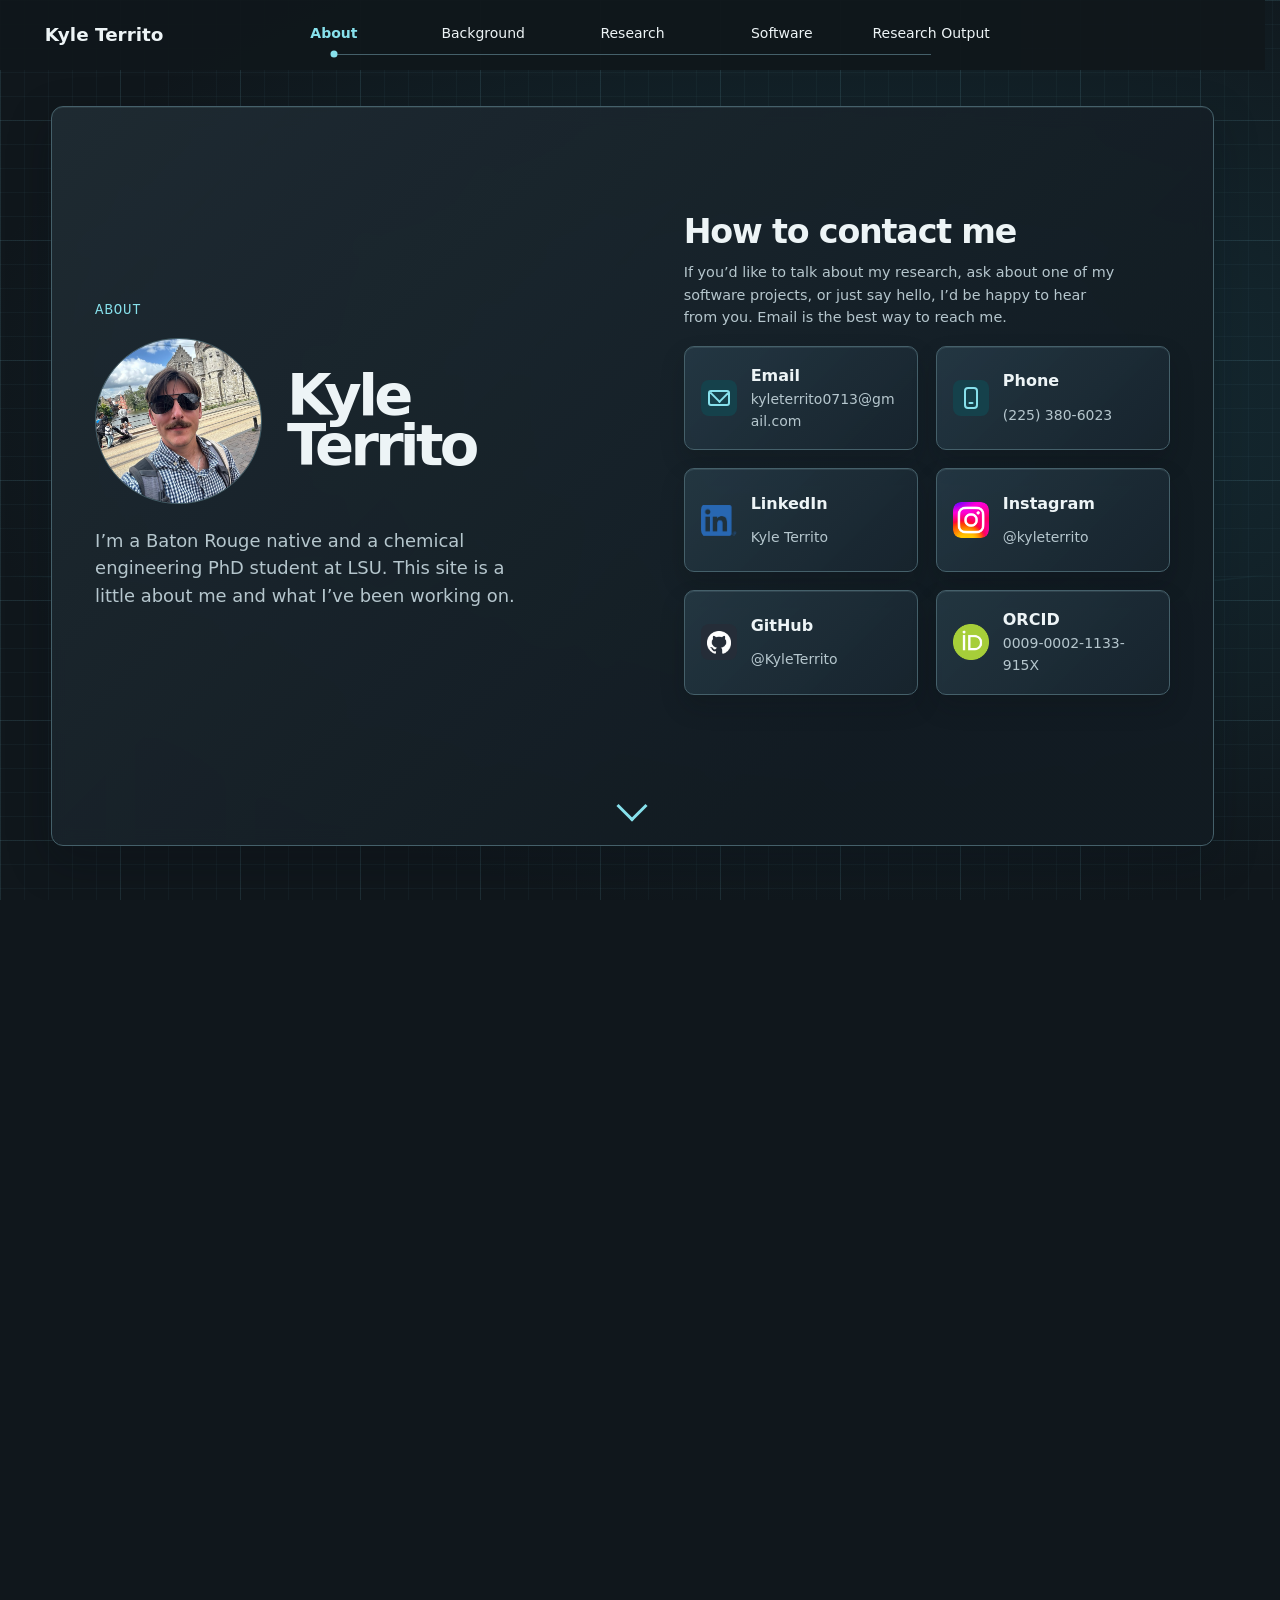
<file: index.html>
<!doctype html>
<html lang="en">
<head>
  <meta charset="utf-8">
  <meta name="viewport" content="width=device-width, initial-scale=1">
  <meta name="description" content="Kyle Territo, chemical engineering PhD researcher at LSU. Research, software, and experience in process monitoring and control.">
  <title>Kyle Territo · Chemical Engineering</title>
  <link rel="stylesheet" href="assets/portfolio/styles.css?v=graduate-bullets">
  <script src="assets/portfolio/research-demos.js?v=rosenbrock-surface" defer></script>
  <script src="assets/portfolio/about-gallery.js?v=research-slideshow" defer></script>
  <script src="assets/portfolio/motion.js?v=about-focus" defer></script>
  <script src="assets/portfolio/details.js?v=background-ticker" defer></script>
</head>
<body>
  <div class="drafting-grid" aria-hidden="true"><canvas class="signal"></canvas></div>
  <a class="skip" href="#about">Skip to content</a>
  <header class="bar">
    <a class="brand" href="#about">Kyle Territo</a>
    <nav class="section-nav" aria-label="Overview sections">
      <a href="#about">About</a>
      <a href="#experience" aria-label="Education and Experience">Background</a>
      <a href="#research" aria-label="Research Interests">Research</a>
      <a href="#software">Software</a>
      <a href="#scholarship">Research Output</a>
      <span class="track" aria-hidden="true"></span>
    </nav>
  </header>
  <main class="stage">
    <div class="camera">
      <section class="scene about" id="about" aria-labelledby="about-title">
        <div class="scene-overview">
          <div class="composition">
            <div>
              <p class="label">About</p>
              <div class="about-identity">
                <figure class="portrait"><img src="assets/About/IMG_9887.JPG" width="2160" height="2700" alt="Portrait of Kyle Territo"></figure>
              <h1 id="about-title" tabindex="-1">Kyle <br>Territo</h1>
              </div>
              <p class="intro">I’m a Baton Rouge native and a chemical engineering PhD student at LSU. This site is a little about me and what I’ve been working on.</p>
            </div>
            <section class="about-contact" id="contact" aria-labelledby="contact-title">
              <h2 id="contact-title">How to contact me</h2>
              <p>If you’d like to talk about my research, ask about one of my software projects, or just say hello, I’d be happy to hear from you. Email is the best way to reach me.</p>
              <div class="contact-links">
                <a class="contact-tile" href="mailto:kyleterrito0713@gmail.com">
                  <span class="contact-icon utility-mark" aria-hidden="true"><span class="envelope"></span></span>
                  <span class="contact-name">Email</span>
                  <span class="contact-destination">kyleterrito0713@gmail.com</span>
                </a>
                <a class="contact-tile" href="tel:+12253806023">
                  <span class="contact-icon utility-mark" aria-hidden="true"><span class="phone-mark"></span></span>
                  <span class="contact-name">Phone</span>
                  <span class="contact-destination">(225) 380-6023</span>
                </a>
                <a class="contact-tile" href="https://www.linkedin.com/in/kyle-territo/">
                  <img class="contact-icon" src="assets/About/linkedin-logo.png" width="36" height="36" alt="">
                  <span class="contact-name">LinkedIn</span>
                  <span class="contact-destination">Kyle Territo</span>
                </a>
                <a class="contact-tile" href="https://www.instagram.com/kyleterrito/">
                  <img class="contact-icon" src="assets/About/instagram-logo.png" width="36" height="36" alt="">
                  <span class="contact-name">Instagram</span>
                  <span class="contact-destination">@kyleterrito</span>
                </a>
                <a class="contact-tile" href="https://github.com/KyleTerrito">
                  <span class="contact-icon github-mark" aria-hidden="true"><img src="assets/About/github-invertocat-white.png" width="24" height="24" alt=""></span>
                  <span class="contact-name">GitHub</span>
                  <span class="contact-destination">@KyleTerrito</span>
                </a>
                <a class="contact-tile" href="https://orcid.org/0009-0002-1133-915X">
                  <img class="contact-icon" src="assets/About/orcid-logo.png" width="36" height="36" alt="">
                  <span class="contact-name">ORCID</span>
                  <span class="contact-destination">0009-0002-1133-915X</span>
                </a>
              </div>
            </section>
          </div>
          <a class="detail-toggle" href="details/about.html" data-detail="about-details" aria-label="Open About details" title="Open About details"><span class="chevron" aria-hidden="true"></span></a>
        </div>
      <article id="about-details" data-scene="about" class="inline-details">
    <h2 id="about-detail-title" data-detail-heading tabindex="-1">About me</h2>
    <div class="about-story">
      <section class="about-story-section about-hometown">
        <div>
          <h3>Louisiana roots</h3>
          <p>I was born and raised in Baton Rouge. The original Woman’s Hospital, where I was born, is about <strong>5½ miles from LSU’s Memorial Tower</strong> in a straight line. Years later, I went to school right down the road at LSU. Louisiana truly is <strong>Sportsman’s Paradise</strong>, and the food and culture here are the best.</p>
        </div>
        <figure class="about-photo">
          <img src="assets/About/louisiana-baton-rouge.png?v=red-star" width="960" height="640" alt="Map of Louisiana with a red star marking Baton Rouge" loading="lazy">
          <figcaption>Baton Rouge, Louisiana, marked with a red star.</figcaption>
        </figure>
      </section>
      <section class="about-story-section about-story-split about-story-reverse">
        <div>
          <h3>Growing up as a triplet</h3>
          <p>Fun fact about me: I was born a triplet. I like to say teamwork came built in. The best perk was having three birthday cake options.</p>
        </div>
        <div class="about-gallery" data-about-gallery role="group" aria-label="Triplet photos">
          <figure class="about-photo about-photo--family">
            <img src="assets/About/5976CCFB-815C-4360-BCE9-DF4200884BEC.png" width="750" height="1334" alt="Kyle and his siblings as newborn triplets" loading="lazy">
            <figcaption>Me, Ashlyn and Cade.</figcaption>
          </figure>
          <figure class="about-photo about-photo--family">
            <img src="assets/About/B109E081-E7EA-48E9-B578-630653F22185.png" width="750" height="1334" alt="The three siblings posing together as children" loading="lazy">
            <figcaption>Me, Ashlyn and Cade.</figcaption>
          </figure>
        </div>
      </section>
      <section class="about-story-section about-story-split">
        <div>
          <h3>Rooting for the LSU Tigers and New Orleans Saints</h3>
          <p>Growing up in Louisiana made it easy to pick my teams. I cheer for the LSU Tigers on Saturdays and the Saints on Sundays. Geaux Tigers and Who Dat!</p>
        </div>
        <div class="about-team-logos">
          <img src="assets/About/lsu-tigers-logo.png" width="520" height="514" alt="LSU Tigers logo" loading="lazy">
          <img src="assets/About/new-orleans-saints-logo.png" width="500" height="500" alt="New Orleans Saints logo" loading="lazy">
        </div>
      </section>
      <section class="about-story-section about-story-split about-story-reverse">
        <div>
          <h3>A love of the outdoors</h3>
          <p>I’ve always loved being outdoors, especially when I can get out on the water or spend a day in the woods. Hunting and fishing with my dad are two of my favorite ways to do that.</p>
        </div>
        <div class="about-gallery about-gallery--outdoors" data-about-gallery role="group" aria-label="Hunting and fishing photos">
          <figure class="about-photo">
            <img src="assets/About/2016-02-07%2008.50.17.JPG" width="2448" height="3264" alt="An early morning out on the water in a boat" loading="lazy">
            <figcaption>Dipping shad in the Atchafalaya River.</figcaption>
          </figure>
          <figure class="about-photo">
            <img src="assets/About/IMG_9479.jpeg" width="2645" height="1754" alt="Kyle fishing with his dad from the bank" loading="lazy">
            <figcaption>Fishing along the levee in Ramah, Louisiana.</figcaption>
          </figure>
          <figure class="about-photo">
            <img src="assets/About/2015-01-09%2018.37.34.JPG" width="2448" height="3264" alt="Kyle on a deer hunt" loading="lazy">
            <figcaption>Hunting in Woodville, MS.</figcaption>
          </figure>
        </div>
      </section>
    </div>
        </article>
      </section>
      <section class="scene experience" id="experience" aria-labelledby="experience-title">
        <div class="scene-overview">
          <div class="composition">
            <div>
              <p class="label">Education &amp; Experience</p>
              <h2 id="experience-title">My path through engineering, research, and running a business.</h2>
            </div>
            <div class="background-media">
              <figure class="stadium-photo">
                <img src="assets/Background/tiger%20stadium.jpg" width="1920" height="1080" alt="LSU’s Tiger Stadium on game day" loading="lazy">
                <figcaption>Tiger Stadium on game day.</figcaption>
              </figure>
              <div class="ticker-window" tabindex="0" role="group" aria-label="Organizations from my background. Logo ticker pauses while focused.">
                <div class="ticker-track">
                  <ul class="ticker-logos">
                    <li><img src="assets/Background/PSE-logo-9.png" alt="LSU Process Systems Engineering Research Group"></li>
                    <li><img src="assets/Background/exxon.jpg" alt="ExxonMobil"></li>
                    <li><img src="assets/Background/territo-lawn-trimming.png" alt="Territo Lawn Trimming"></li>
                  </ul>
                  <ul class="ticker-logos ticker-copy" aria-hidden="true">
                    <li><img src="assets/Background/PSE-logo-9.png" alt=""></li>
                    <li><img src="assets/Background/exxon.jpg" alt=""></li>
                    <li><img src="assets/Background/territo-lawn-trimming.png" alt=""></li>
                  </ul>
                </div>
              </div>
            </div>
          </div>
          <a class="detail-toggle" href="details/experience.html" data-detail="experience-details" aria-label="Open Education and Experience details" title="Open Experience details"><span class="chevron" aria-hidden="true"></span></a>
        </div>
      <article id="experience-details" data-scene="experience" class="inline-details">
    <h2 id="experience-detail-title" data-detail-heading tabindex="-1">Education &amp; Experience</h2>
    <section class="resume-section resume-section--with-photo" aria-labelledby="education-title">
      <h3 class="resume-section-title" id="education-title">Education</h3>
      <ol class="resume-entries resume-timeline" role="list">
        <li class="resume-entry">
          <div class="resume-identity">
            <img class="resume-logo resume-logo--school" src="assets/Background/denham-springs-yellow-jackets.png" alt="Denham Springs Yellow Jackets mascot">
            <div>
              <h4 class="resume-role">Denham Springs High School</h4>
              <p class="resume-organization">Denham Springs, LA</p>
            </div>
          </div>
          <p class="resume-date">Fall 2014 &ndash; Spring 2018</p>
        </li>
        <li class="resume-entry">
          <div class="resume-identity">
            <img class="resume-logo resume-logo--lsu" src="assets/Background/lsu-primary-logo.png" alt="">
            <div>
              <h4 class="resume-role">Bachelor of Science in Chemical Engineering</h4>
              <p class="resume-organization">Louisiana State University (LSU) · Baton Rouge, LA</p>
            </div>
          </div>
          <p class="resume-date">Fall 2018 – Fall 2022</p>
        </li>
        <li class="resume-entry">
          <div class="resume-identity">
            <img class="resume-logo resume-logo--lsu" src="assets/Background/lsu-primary-logo.png" alt="">
            <div>
              <h4 class="resume-role">Doctor of Philosophy in Chemical Engineering</h4>
              <p class="resume-minor">Minor in Computer Science</p>
              <p class="resume-organization">Louisiana State University (LSU) · Baton Rouge, LA</p>
            </div>
          </div>
          <p class="resume-date">Spring 2023 – Spring 2027 (expected)</p>
        </li>
      </ol>
      <figure class="resume-photo">
        <img src="assets/Background/IMG_0373.JPG" width="2048" height="1536" alt="Kyle Territo at his LSU bachelor’s graduation" loading="lazy">
        <figcaption>LSU bachelor’s graduation · Fall 2022.</figcaption>
      </figure>
    </section>
    <section class="resume-section" aria-labelledby="experience-timeline-title">
      <h3 class="resume-section-title" id="experience-timeline-title">Experience</h3>
      <ol class="resume-entries resume-timeline" role="list">
        <li class="resume-entry">
          <div>
            <h4 class="resume-role">Owner &amp; Operator</h4>
            <p class="resume-organization">Lawn Care and Landscaping Business</p>
          </div>
          <p class="resume-date">Spring 2018 &ndash; Summer 2025</p>
          <div class="resume-work-layout">
            <div class="resume-work-story">
              <p>I started with just a push mower and worked my way up to running a lawn care and landscaping business. The business was how I earned money from my senior year of high school through undergrad and into my PhD.</p>
              <p>Running the business meant taking care of everything from the equipment to the customer relationships.</p>
              <ul class="resume-duties">
                <li>Worked directly with customers and learned to manage the day-to-day finances of a small business.</li>
                <li>Planned routes, scheduled jobs, and maintained and repaired my equipment.</li>
                <li>Took responsibility for getting jobs done and making things right when plans changed.</li>
                <li>Most importantly, it taught me the value of hard work, pride in a job well done, attention to detail, and consistency.</li>
              </ul>
            </div>
            <div class="about-gallery resume-work-gallery" data-about-gallery role="group" aria-label="Lawn care work photos" aria-describedby="lawn-care-caption">
              <figure class="about-photo resume-work-crop"><img src="assets/Background/IMG_3013.jpg" width="750" height="1334" alt="Kyle mowing a lawn on a riding mower" loading="lazy"></figure>
              <figure class="about-photo"><img src="assets/Background/IMG_3567.jpeg" width="4032" height="3024" alt="A riding mower on a freshly striped lawn" loading="lazy"></figure>
              <p class="resume-work-caption" id="lawn-care-caption">I always made sure my customers had the best lawns in the neighborhood.</p>
            </div>
          </div>
        </li>
        <li class="resume-entry">
          <div>
            <h4 class="resume-role">Graduate Researcher and Teaching Assistant</h4>
            <p class="resume-organization">Louisiana State University · Baton Rouge, LA</p>
          </div>
          <p class="resume-date">Spring 2023 – Present</p>
          <div class="resume-roles">
            <div class="resume-role-copy">
              <section>
                <h5>Research</h5>
                <ul class="resume-duties">
                  <li>I work with Prof. José Romagnoli at LSU and engineers at ExxonMobil’s Baton Rouge refinery. My research looks at what plant data can tell us about how a process is running, what might be going wrong, and how to control it better.</li>
                  <li>Gregory Robertson, Mike Kurtz, and Estelle Gustafson have helped me understand how these problems come up at the refinery. That perspective shapes the questions I explore in my research.</li>
                </ul>
              </section>
              <section>
                <h5>Teaching Assistant</h5>
                <ul class="resume-duties">
                  <li>I’ve been a TA for Numerical Methods, Unit Operations, Process Control, and Advanced Process Control.</li>
                  <li>As a TA, I gave lectures, answered students’ questions, helped them work through problems and understand the concepts behind them, and graded coursework and provided feedback.</li>
                </ul>
              </section>
            </div>
            <figure class="resume-photo">
              <img src="assets/Background/IMG_1693.jpeg" width="4032" height="3024" alt="Kyle Territo at an AIChE conference" loading="lazy">
              <figcaption>Attending the AIChE conference to present research.</figcaption>
            </figure>
          </div>
        </li>
      </ol>
    </section>
        </article>
      </section>
      <section class="scene research" id="research" aria-labelledby="research-title">
        <div class="scene-overview">
          <div class="composition">
            <div>
              <p class="label">Research Interests</p>
              <h2 id="research-title">Data-driven engineering.</h2>
              <p class="intro">I’m interested in solving real-world engineering problems with data-driven modeling, control, and optimization. I want to use data to understand how systems behave, predict what happens next, and make better decisions about how to operate them.</p>
            </div>
            <div class="research-demos">
              <figure class="research-demo" data-research-demo="forecast" tabindex="0">
                <figcaption>Prediction.</figcaption>
                <canvas width="600" height="280" role="img" aria-label="Forecast chart for a simulated signal" aria-describedby="forecast-status"></canvas>
                <div class="forecast-legend">
                  <span>Observed</span>
                  <span>Forecast</span>
                </div>
                <p class="research-demo-status" id="forecast-status">Simulated signal</p>
              </figure>
              <figure class="research-demo" data-research-demo="lander" tabindex="0">
                <figcaption>Control.</figcaption>
                <canvas width="600" height="280" role="img" aria-label="Illustrative lunar landing trials comparing late and early braking" aria-describedby="lander-status"></canvas>
                <p class="research-demo-status" id="lander-status">Comparing braking strategies</p>
              </figure>
              <figure class="research-demo" data-research-demo="clustering" tabindex="0">
                <figcaption>Clustering.</figcaption>
                <canvas width="600" height="280" role="img" aria-label="A scatter plot showing points grouped by their nearest cluster center" aria-describedby="clustering-status"></canvas>
                <p class="research-demo-status" id="clustering-status">Unlabeled points</p>
              </figure>
              <figure class="research-demo" data-research-demo="optimization" tabindex="0">
                <figcaption>Optimization.</figcaption>
                <canvas width="600" height="280" role="img" aria-label="A tilted 3D Rosenbrock surface with a gradient descent path toward the minimum" aria-describedby="optimization-status"></canvas>
                <p class="research-demo-status" id="optimization-status">Following the gradient</p>
              </figure>
            </div>
          </div>
          <a class="detail-toggle" href="details/research.html" data-detail="research-details" aria-label="Open Research details" title="Open Research details"><span class="chevron" aria-hidden="true"></span></a>
        </div>
      <article id="research-details" data-scene="research" class="inline-details">
    <h2 id="research-detail-title" data-detail-heading tabindex="-1">Research</h2>
    <p class="intro">My doctoral research uses industrial time series to study how chemical processes behave and how we can monitor and control them. I use unsupervised learning to identify recurring operating conditions through process clustering and detect when a process departs from expected behavior. I also study data-driven approaches to process control, including PID autotuning.</p>
    <h3>Fault detection and diagnosis framework</h3>
    <p>The framework brings process modeling, fault detection, and fault diagnosis together. Offline, unsupervised learning identifies recurring operating patterns in historical sensor data. Online, incoming measurements are compared with those patterns to flag unusual behavior. A flagged event then gives engineers a starting point for investigating which variables changed and what might explain the disturbance.</p>
    <figure class="research-figure">
      <a href="assets/Research/warp-map-3.jpg" target="_blank" rel="noopener">
        <img src="assets/Research/warp-map-3.jpg" width="1280" height="720" alt="Workflow diagram connecting sensor data, offline process modeling, online fault detection, and a diagnosis stage informed by process diagrams and feature contributions." loading="lazy">
      </a>
      <figcaption>The framework connects offline process modeling with online fault detection and diagnosis.</figcaption>
    </figure>
    <h3>WARP-MaP</h3>
    <p>José A. Romagnoli and I developed WARP-MaP to address a problem in time-series process modeling: the same process event can occur at different speeds or with different delays. Comparing measurements at fixed time points can obscure those similarities. WARP-MaP uses dynamic time warping to align windows of multivariate data and puts similar windows near each other in a two-dimensional graph. The map reveals recurring patterns, and an adaptive threshold helps flag unusual behavior online. <a href="https://doi.org/10.1021/acs.iecr.5c05160">Read the WARP-MaP paper</a>.</p>
    <div class="research-figure-pair">
      <figure class="research-figure">
        <a href="assets/Research/warp-map-1.png" target="_blank" rel="noopener">
          <img src="assets/Research/warp-map-1.png" width="1501" height="1047" alt="WARP-MaP logo showing connected blue and green nodes over a warped grid." loading="lazy">
        </a>
        <figcaption>The WARP-MaP logo illustrates the link between time warping and graph-based modeling.</figcaption>
      </figure>
      <figure class="research-figure">
        <a href="assets/Research/warp-map-1.gif" target="_blank" rel="noopener">
          <img src="assets/Research/warp-map-1.gif" width="1000" height="700" alt="WARP-MaP animation." loading="lazy">
        </a>
      </figure>
    </div>
    <h3>Agentic frameworks for fault diagnosis</h3>
    <p>I’m currently developing agentic workflows that help engineers investigate what happened after a monitoring system flags unusual behavior. I’m exploring how an AI agent can use diagnostic tools to compare current trends with operating history, examine process relationships, and summarize possible causes with the supporting evidence. This builds on our work combining graph-based monitoring with language-model-assisted diagnosis. <a href="https://psecommunity.org/LAPSE:2026.0512">Read the AI-assisted diagnosis paper</a>.</p>
    <div class="about-gallery research-gallery" data-about-gallery="manual" role="group" aria-label="Agentic framework slideshow">
      <figure class="research-figure">
        <a href="assets/Research/agent-control-room.png" target="_blank" rel="noopener">
          <img src="assets/Research/agent-control-room.png" width="1149" height="806" alt="Concept illustration of a process control room with multiple monitoring stations." loading="lazy">
        </a>
        <figcaption>Concept illustration of agent-assisted process monitoring in a control room.</figcaption>
      </figure>
      <figure class="research-figure">
        <a href="assets/Research/agentic-network.png" target="_blank" rel="noopener">
          <img src="assets/Research/agentic-network.png" width="1759" height="835" alt="Network diagram showing a diagnostic workflow branching into parallel tasks and reconverging." loading="lazy">
        </a>
        <figcaption>An agentic workflow coordinates several diagnostic tasks and combines their findings.</figcaption>
      </figure>
    </div>
    <p><a href="details/research.html#publications" data-detail="publications">See related publications</a></p>
        </article>
      </section>
      <section class="scene software" id="software" aria-labelledby="software-title">
        <div class="scene-overview">
          <div class="composition">
            <div>
              <p class="label">Software</p>
              <h2 id="software-title">Tools for working with process data.</h2>
              <p class="intro">My projects turn methods for exploring data, detecting faults, and tuning controllers into tools people can use.</p>
            </div>
            <div class="software-ticker" tabindex="0" role="group" aria-label="Software projects. Ticker pauses while focused.">
              <div class="software-ticker-track">
                <ul class="software-ticker-list">
                  <li><img src="assets/software/fastman.png" alt=""><span>FastMAN</span></li>
                  <li><img src="assets/software/navigator-logo-7.png" alt=""><span>Unit Navigator</span></li>
                  <li><img src="assets/software/geauxtune-preview.png" alt=""><span>GeauxTune</span></li>
                  <li><img src="assets/software/auto-pilot.png" alt=""><span>AUTO-PILOT</span></li>
                </ul>
                <ul class="software-ticker-list software-ticker-copy" aria-hidden="true">
                  <li><img src="assets/software/fastman.png" alt=""><span>FastMAN</span></li>
                  <li><img src="assets/software/navigator-logo-7.png" alt=""><span>Unit Navigator</span></li>
                  <li><img src="assets/software/geauxtune-preview.png" alt=""><span>GeauxTune</span></li>
                  <li><img src="assets/software/auto-pilot.png" alt=""><span>AUTO-PILOT</span></li>
                </ul>
              </div>
            </div>
          </div>
          <a class="detail-toggle" href="details/software.html" data-detail="software-details" aria-label="Open Software details" title="Open Software details"><span class="chevron" aria-hidden="true"></span></a>
        </div>
      <article id="software-details" data-scene="software" class="inline-details">
    <h2 id="software-detail-title" data-detail-heading tabindex="-1">Software</h2>
    <div class="software-projects">
      <section class="software-project">
        <img src="assets/software/fastman.png" alt="" loading="lazy">
        <h3>FastMAN</h3>
        <p>A JMP tool for exploring multivariate data, building models, and investigating potential process faults.</p>
      </section>
      <section class="software-project">
        <img src="assets/software/navigator-logo-7.png" alt="" loading="lazy">
        <h3>Unit Navigator</h3>
        <p>A software project for exploring industrial process units.</p>
      </section>
      <section class="software-project">
        <img src="assets/software/geauxtune-preview.png" alt="" loading="lazy">
        <h3>GeauxTune</h3>
        <p>An educational tool for exploring process control concepts and controller tuning.</p>
      </section>
      <section class="software-project">
        <img src="assets/software/auto-pilot.png" alt="" loading="lazy">
        <h3>AUTO-PILOT</h3>
        <p>A research platform that uses reinforcement learning to explore autonomous process control.</p>
      </section>
    </div>
        </article>
      </section>
      <section class="scene research" id="scholarship" aria-labelledby="scholarship-title">
        <div class="scene-overview">
          <div class="composition">
            <div>
              <p class="label">Publications &amp; Presentations</p>
              <h2 id="scholarship-title">Sharing my research</h2>
              <p class="intro papers-summary">I’ve had the privilege of collaborating with many people on my research. One highlight was seeing our paper, <a href="https://doi.org/10.1021/acs.iecr.5c05160"><strong>Graph-Based, Time-Warped Embedding for Time Series Analysis and Process Monitoring</strong></a>, featured on the front cover of <em>Industrial &amp; Engineering Chemistry Research</em>.</p>
              <p class="intro papers-summary conference-summary">I’ve presented my research at <strong><span class="conference-count">7</span> conferences</strong>, <strong><span class="conference-count">4</span> of them international</strong>. I also had the opportunity to serve as a session chair at the iCHEAP conference in Florence, Italy in summer of 2025.</p>
            </div>
            <figure class="feature cover">
              <img src="assets/Research%20Output/iecred.2026.65.issue-8.xlargecover.jpg" alt="Front cover of Industrial &amp; Engineering Chemistry Research, volume 65, issue 8">
              <figcaption><a class="cover-credit" href="https://doi.org/10.1021/acs.iecr.5c05160">Featured on the I&amp;EC Research front cover.</a></figcaption>
            </figure>
          </div>
          <a class="detail-toggle" href="details/research.html#publications" data-detail="scholarship-details" aria-label="Open Publications and Presentations details" title="Open Publications and Presentations details"><span class="chevron" aria-hidden="true"></span></a>
        </div>
      <article id="scholarship-details" data-scene="scholarship" class="inline-details">
    <h2 id="scholarship-detail-title" data-detail-heading tabindex="-1">Research Output</h2>
    <h3 id="publications" tabindex="-1">Publications</h3>
    <section class="scholarship-year" aria-label="2026">
      <p class="scholarship-year-label">2026</p>
      <ul class="scholarship-list" role="list">
        <li class="scholarship-card">
          <h4>Graph-Based, Time-Warped Embedding for Time Series Analysis and Process Monitoring</h4>
          <p><strong class="publication-author">Territo, K.</strong>, &amp; Romagnoli, J. A.</p>
          <p><cite>Industrial &amp; Engineering Chemistry Research</cite>, 65(8), 4568–4581.</p>
          <a class="publication-link" href="https://doi.org/10.1021/acs.iecr.5c05160">DOI: 10.1021/acs.iecr.5c05160</a>
        </li>
        <li class="scholarship-card">
          <h4>A Unified, Graph-Based Framework for Timeseries Process Clustering, Adaptive Process Monitoring, and LLM-Assisted Fault Diagnosis</h4>
          <p><strong class="publication-author">Territo, K.</strong>, &amp; Romagnoli, J. A.</p>
          <p><cite>AIChE Spring Meeting and 22nd Global Congress on Process Safety</cite>.</p>
          <a class="publication-link" href="https://proceedings.aiche.org/conferences/aiche-spring-meeting-and-global-congress-process-safety/2026/proceeding-689">AIChE proceedings</a>
        </li>
        <li class="scholarship-card">
          <h4>Connecting the Dots: A Graph-Based Approach for Unsupervised Learning and Adaptive Process Monitoring with LLM-Assisted Fault Diagnosis</h4>
          <p><strong class="publication-author">Territo, K.</strong>, &amp; Romagnoli, J. A.</p>
          <p><cite>Systems and Control Transactions</cite>, 5, 2473–2480.</p>
          <a class="publication-link" href="https://doi.org/10.69997/sct.104309">DOI: 10.69997/sct.104309</a>
        </li>
        <li class="scholarship-card">
          <h4>Intelligent Temporal Synchronization Enhanced Cointegration Framework for Non-Stationary Industrial Process Monitoring</h4>
          <p>Rao, J., Ji, C., <strong class="publication-author">Territo, K.</strong>, Wang, J., Sun, W., &amp; Romagnoli, J. A.</p>
          <p><cite>Process Safety and Environmental Protection</cite>, 108410.</p>
          <a class="publication-link" href="https://doi.org/10.1016/j.psep.2026.108410">DOI: 10.1016/j.psep.2026.108410</a>
        </li>
        <li class="scholarship-card">
          <h4>Toward Harnessing AI for Surfactant Chemistry: Prediction of Critical Micelle Concentration</h4>
          <p>Marchan, G. T., Balogun, T. O., <strong class="publication-author">Territo, K.</strong>, Das, R., Olayiwola, T., Kumar, R., &amp; Romagnoli, J. A.</p>
          <p><cite>Computational Materials Science</cite>, 265, 114548.</p>
          <a class="publication-link" href="https://doi.org/10.1016/j.commatsci.2026.114548">DOI: 10.1016/j.commatsci.2026.114548</a>
        </li>
        <li class="scholarship-card">
          <h4>Semi-Supervised Generative Augmentation Improves Surfactant Surface Tension Prediction from Limited Experimental Data</h4>
          <p>Marchan, G. C. T., <strong class="publication-author">Territo, K.</strong>, &amp; Romagnoli, J. A.</p>
          <p><cite>Systems and Control Transactions</cite>, 5, 1111–1118.</p>
          <a class="publication-link" href="https://doi.org/10.69997/sct.100178">DOI: 10.69997/sct.100178</a>
        </li>
      </ul>
    </section>
    <section class="scholarship-year" aria-label="2025">
      <p class="scholarship-year-label">2025</p>
      <ul class="scholarship-list" role="list">
        <li class="scholarship-card">
          <h4>Autonomous PID Tuning for Industrial Process Control: A Surrogate Model and Agent-Based Approach</h4>
          <p><strong class="publication-author">Territo, K.</strong>, &amp; Romagnoli, J. A.</p>
          <p><cite>AIChE Spring Meeting and Global Congress on Process Safety</cite>.</p>
          <a class="publication-link" href="https://proceedings.aiche.org/conferences/aiche-spring-meeting-and-global-congress-process-safety/2025/proceeding-726">AIChE proceedings</a>
        </li>
        <li class="scholarship-card">
          <h4>Towards Self-Tuning PID Controllers: A Data-Driven, Reinforcement Learning Approach for Industrial Automation</h4>
          <p><strong class="publication-author">Territo, K.</strong>, Vallet, P., &amp; Romagnoli, J. A.</p>
          <p><cite>Systems and Control Transactions</cite>, 4, 1843–1848.</p>
          <a class="publication-link" href="https://doi.org/10.69997/sct.132857">DOI: 10.69997/sct.132857</a>
        </li>
        <li class="scholarship-card">
          <h4>Physics-Informed Data-Driven Control of Electrochemical Separation Processes</h4>
          <p>Olayiwola, T., <strong class="publication-author">Territo, K.</strong>, &amp; Romagnoli, J.</p>
          <p><cite>Systems and Control Transactions</cite>, 1908–1914.</p>
          <a class="publication-link" href="https://doi.org/10.69997/sct.163984">DOI: 10.69997/sct.163984</a>
        </li>
      </ul>
    </section>
    <section class="scholarship-year" aria-label="2024">
      <p class="scholarship-year-label">2024</p>
      <ul class="scholarship-list" role="list">
        <li class="scholarship-card">
          <h4>JMP-FASTMAN: All-in-One Tool for Data Exploration and Fault Detection Analysis</h4>
          <p><strong class="publication-author">Territo, K.</strong>, &amp; Romagnoli, J. A.</p>
          <p><cite>AIChE Spring Meeting and Global Congress on Process Safety</cite>.</p>
          <a class="publication-link" href="https://proceedings.aiche.org/conferences/aiche-spring-meeting-and-global-congress-on-process-safety/2024/proceeding/paper/56b-jmp-fastman-all-one-tool-data-exploration-and-fault-detection-analysis">AIChE proceedings</a>
        </li>
        <li class="scholarship-card">
          <h4>FASTMAN-JMP: All-in-One Tool for Data Mining and Model Building</h4>
          <p><strong class="publication-author">Territo, K.</strong>, &amp; Romagnoli, J. A.</p>
          <p><cite>Computer Aided Chemical Engineering</cite>, 53, 3421–3426.</p>
          <a class="publication-link" href="https://doi.org/10.1016/B978-0-443-28824-1.50571-8">DOI: 10.1016/B978-0-443-28824-1.50571-8</a>
        </li>
      </ul>
    </section>
    <h3 id="presentations" tabindex="-1">Presentations</h3>
    <section class="scholarship-year" aria-label="2026">
      <p class="scholarship-year-label">2026</p>
      <ul class="scholarship-list" role="list">
        <li class="scholarship-card">
          <h4><a href="https://www.aiche.org/conferences/aiche-spring-meeting-and-global-congress-on-process-safety/2026">AIChE Spring Meeting</a></h4>
          <p>Houston, Texas, USA · April 12–16, 2026</p>
          <p class="related-talk-label">Related papers:</p>
          <ul class="related-talk-papers">
            <li><a href="https://proceedings.aiche.org/conferences/aiche-spring-meeting-and-global-congress-process-safety/2026/proceeding-689">A Unified, Graph-Based Framework for Timeseries Process Clustering, Adaptive Process Monitoring, and LLM-Assisted Fault Diagnosis</a> <span class="talk-tag talk-tag--session">Session</span></li>
          </ul>
        </li>
        <li class="scholarship-card">
          <h4><a href="https://www.escape36.co.uk/">ESCAPE 36</a></h4>
          <p>Sheffield, UK · June 21–24, 2026</p>
          <p class="related-talk-label">Related papers:</p>
          <ul class="related-talk-papers">
            <li><a href="https://doi.org/10.69997/sct.104309">Connecting the Dots: A Graph-Based Approach for Unsupervised Learning and Adaptive Process Monitoring with LLM-Assisted Fault Diagnosis</a> <span class="talk-tag talk-tag--oral">Oral session</span></li>
            <li><a href="https://doi.org/10.69997/sct.100178">Semi-Supervised Generative Augmentation Improves Surfactant Surface Tension Prediction from Limited Experimental Data</a> <span class="talk-tag talk-tag--poster">Poster</span></li>
          </ul>
        </li>
      </ul>
    </section>
    <section class="scholarship-year" aria-label="2025">
      <p class="scholarship-year-label">2025</p>
      <ul class="scholarship-list" role="list">
        <li class="scholarship-card">
          <h4><a href="https://www.aiche.org/conferences/aiche-spring-meeting-and-global-congress-on-process-safety/2025">AIChE Spring Meeting</a></h4>
          <p>Dallas, Texas, USA · April 6–10, 2025</p>
          <p class="related-talk-label">Related papers:</p>
          <ul class="related-talk-papers">
            <li><a href="https://proceedings.aiche.org/conferences/aiche-spring-meeting-and-global-congress-process-safety/2025/proceeding-726">Autonomous PID Tuning for Industrial Process Control: A Surrogate Model and Agent-Based Approach</a> <span class="talk-tag talk-tag--poster">Poster</span></li>
          </ul>
        </li>
        <li class="scholarship-card">
          <h4><a href="https://www.aidic.it/icheap17/">ICHEAP 17</a></h4>
          <p>Florence, Italy · June 29–July 2, 2025</p>
          <p class="related-talk-label">Related papers:</p>
          <ul class="related-talk-papers">
            <li><a href="https://www.aidic.it/icheap17/programma/pro.html">VAE-Assisted Data Augmentation for Improved Molecular Prediction with Graph Neural Networks (GNNs) in Low-Data Regimes</a> <span class="talk-tag talk-tag--oral">Oral session</span><br><small>Presented on behalf of the authors</small></li>
          </ul>
          <div class="talk-tags"><a href="https://www.aidic.it/icheap17/programma/pro.html">Process Systems Engineering and Digitalization</a> <span class="talk-tag talk-tag--chair">Session chair</span></div>
        </li>
        <li class="scholarship-card">
          <h4><a href="https://escape35-belgium.eu/">ESCAPE 35</a></h4>
          <p>Ghent, Belgium · July 6–9, 2025</p>
          <p class="related-talk-label">Related papers:</p>
          <ul class="related-talk-papers">
            <li><a href="https://doi.org/10.69997/sct.132857">Towards Self-Tuning PID Controllers: A Data-Driven, Reinforcement Learning Approach for Industrial Automation</a> <span class="talk-tag talk-tag--poster">Poster</span></li>
            <li><a href="https://doi.org/10.69997/sct.163984">Physics-Informed Data-Driven Control of Electrochemical Separation Processes</a> <span class="talk-tag talk-tag--oral">Oral session</span></li>
          </ul>
        </li>
      </ul>
    </section>
    <section class="scholarship-year" aria-label="2024">
      <p class="scholarship-year-label">2024</p>
      <ul class="scholarship-list" role="list">
        <li class="scholarship-card">
          <h4><a href="https://www.aiche.org/conferences/aiche-spring-meeting-and-global-congress-on-process-safety/2024">AIChE Spring Meeting</a></h4>
          <p>New Orleans, Louisiana, USA · March 24–28, 2024</p>
          <p class="related-talk-label">Related papers:</p>
          <ul class="related-talk-papers">
            <li><a href="https://proceedings.aiche.org/conferences/aiche-spring-meeting-and-global-congress-on-process-safety/2024/proceeding/paper/56b-jmp-fastman-all-one-tool-data-exploration-and-fault-detection-analysis">JMP-FASTMAN: All-in-One Tool for Data Exploration and Fault Detection Analysis</a> <span class="talk-tag talk-tag--poster">Poster</span></li>
          </ul>
        </li>
        <li class="scholarship-card">
          <h4><a href="https://www.aidic.it/escape34-pse24/index.php">ESCAPE 34 / PSE 24</a></h4>
          <p>Florence, Italy · June 2–6, 2024</p>
          <p class="related-talk-label">Related papers:</p>
          <ul class="related-talk-papers">
            <li><a href="https://doi.org/10.1016/B978-0-443-28824-1.50571-8">FASTMAN-JMP: All-in-One Tool for Data Mining and Model Building</a> <span class="talk-tag talk-tag--poster">Poster</span></li>
          </ul>
        </li>
      </ul>
    </section>
      </article>
      </section>
    </div>
    <p class="swipe-hint">Swipe sideways to browse · Swipe up for details</p>
  </main>
  <dialog class="detail-panel" aria-labelledby="about-detail-title">
    <div class="panel-bar">
      <button type="button" class="button detail-toggle close-panel" aria-label="Close details" title="Close details" autofocus>Close details <span class="chevron" aria-hidden="true"></span></button>
    </div>
    <div class="vertical-progress" aria-hidden="true"></div>
    <div class="panel-content" tabindex="0" aria-label="Scroll to read details">
      <div class="vertical-stage"><div class="vertical-camera">
      </div></div>
      <div class="vertical-tail" aria-hidden="true"></div>
    </div>
  </dialog>
</body>
</html>
</file>
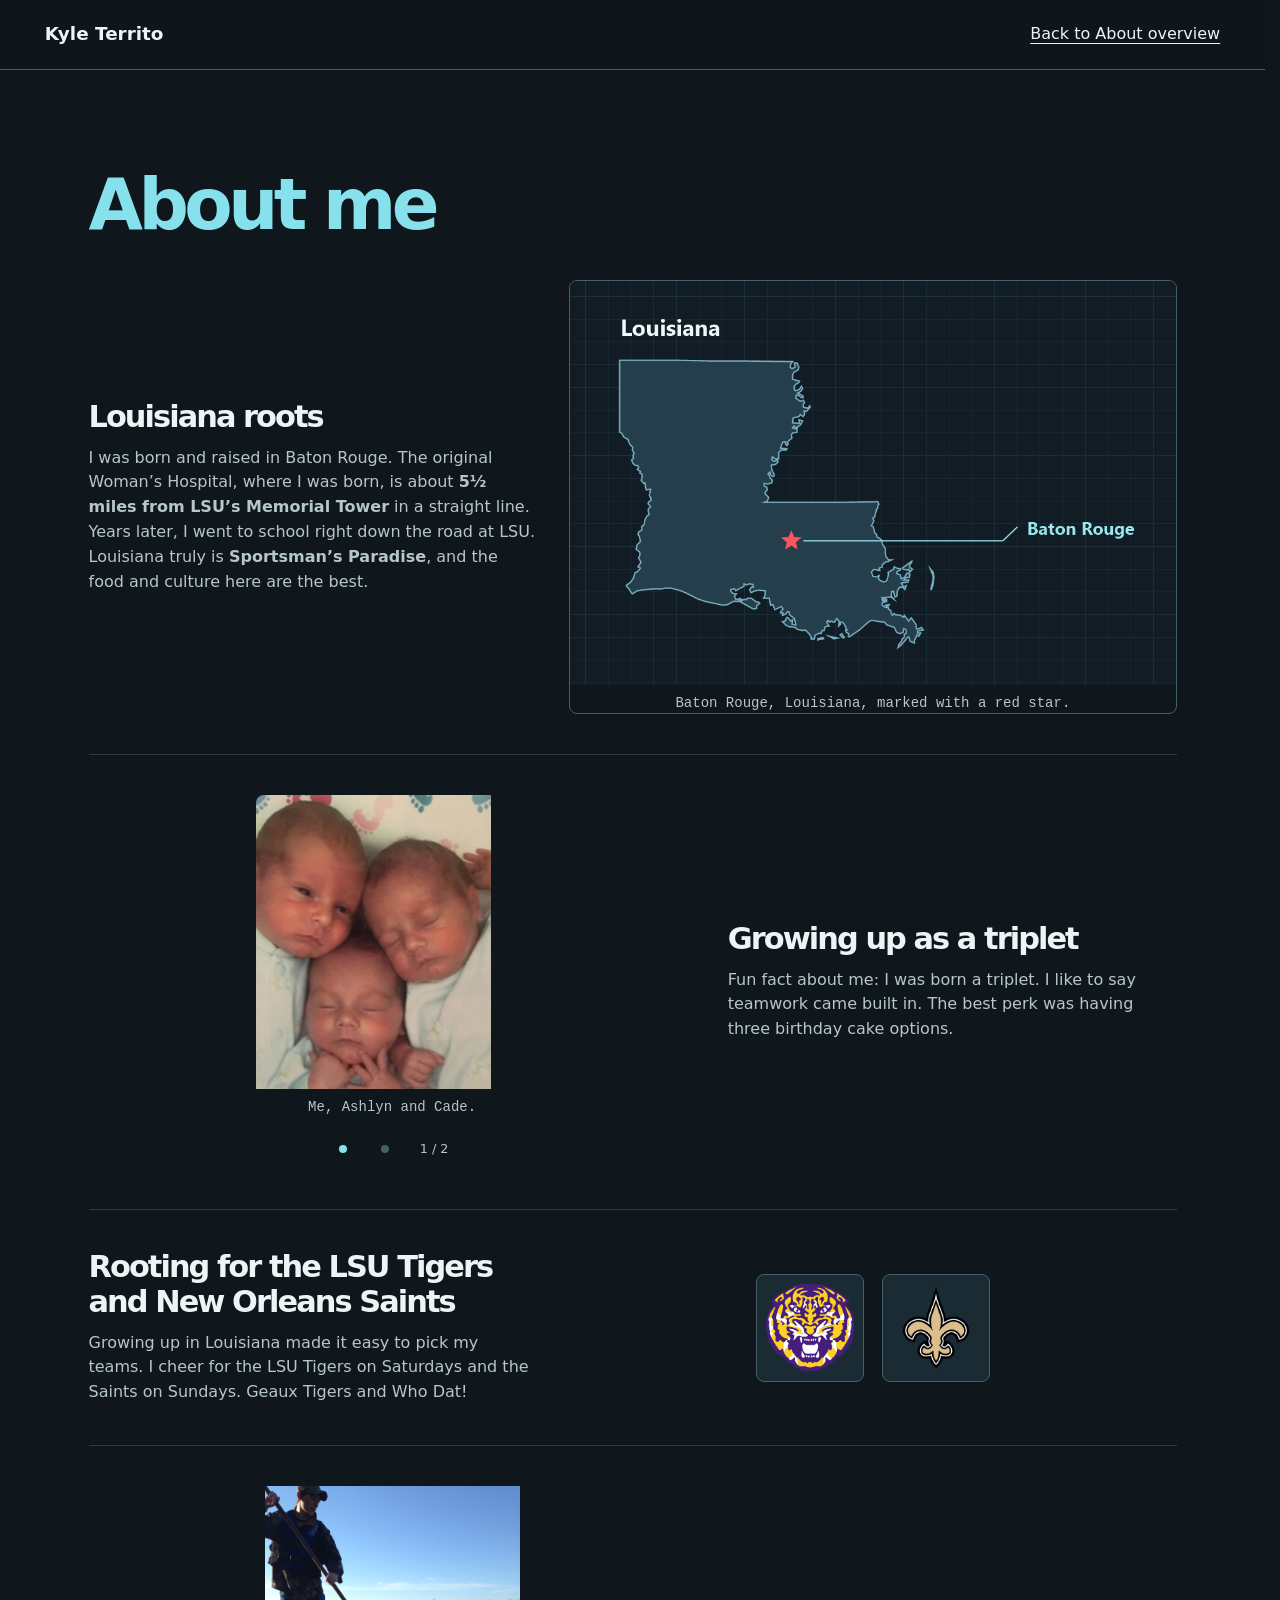
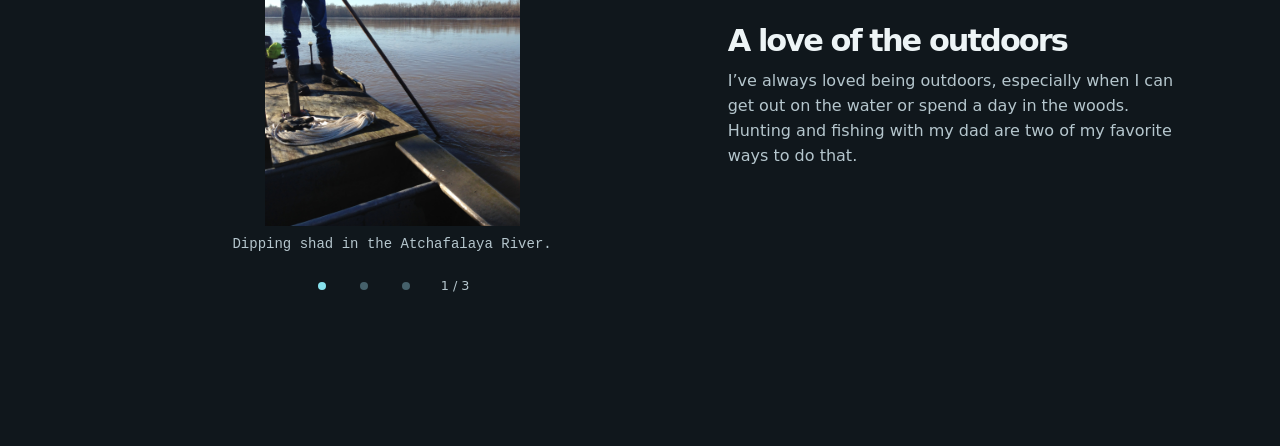
<file: details/about.html>
<!doctype html>
<html lang="en">
<head>
  <meta charset="utf-8">
  <meta name="viewport" content="width=device-width, initial-scale=1">
  <title>About me · Kyle Territo</title>
  <link rel="stylesheet" href="../assets/portfolio/styles.css?v=consistent-captions">
  <script src="../assets/portfolio/about-gallery.js?v=photo-dots" defer></script>
</head>
<body>
  <header class="bar detail-bar">
    <a class="brand" href="../index.html">Kyle Territo</a>
    <a href="../index.html#about">Back to About overview</a>
  </header>
  <main class="detail">
    <h1>About me</h1>
    <div class="about-story">
      <section class="about-story-section about-hometown">
        <div>
          <h2>Louisiana roots</h2>
          <p>I was born and raised in Baton Rouge. The original Woman’s Hospital, where I was born, is about <strong>5½ miles from LSU’s Memorial Tower</strong> in a straight line. Years later, I went to school right down the road at LSU. Louisiana truly is <strong>Sportsman’s Paradise</strong>, and the food and culture here are the best.</p>
        </div>
        <figure class="about-photo">
          <img src="../assets/About/louisiana-baton-rouge.png?v=red-star" width="960" height="640" alt="Map of Louisiana with a red star marking Baton Rouge" loading="lazy">
          <figcaption>Baton Rouge, Louisiana, marked with a red star.</figcaption>
        </figure>
      </section>
      <section class="about-story-section about-story-split about-story-reverse">
        <div>
          <h2>Growing up as a triplet</h2>
          <p>Fun fact about me: I was born a triplet. I like to say teamwork came built in. The best perk was having three birthday cake options.</p>
        </div>
        <div class="about-gallery" data-about-gallery role="group" aria-label="Triplet photos">
          <figure class="about-photo about-photo--family">
            <img src="../assets/About/5976CCFB-815C-4360-BCE9-DF4200884BEC.png" width="750" height="1334" alt="Kyle and his siblings as newborn triplets" loading="lazy">
            <figcaption>Me, Ashlyn and Cade.</figcaption>
          </figure>
          <figure class="about-photo about-photo--family">
            <img src="../assets/About/B109E081-E7EA-48E9-B578-630653F22185.png" width="750" height="1334" alt="The three siblings posing together as children" loading="lazy">
            <figcaption>Me, Ashlyn and Cade.</figcaption>
          </figure>
        </div>
      </section>
      <section class="about-story-section about-story-split">
        <div>
          <h2>Rooting for the LSU Tigers and New Orleans Saints</h2>
          <p>Growing up in Louisiana made it easy to pick my teams. I cheer for the LSU Tigers on Saturdays and the Saints on Sundays. Geaux Tigers and Who Dat!</p>
        </div>
        <div class="about-team-logos">
          <img src="../assets/About/lsu-tigers-logo.png" width="520" height="514" alt="LSU Tigers logo" loading="lazy">
          <img src="../assets/About/new-orleans-saints-logo.png" width="500" height="500" alt="New Orleans Saints logo" loading="lazy">
        </div>
      </section>
      <section class="about-story-section about-story-split about-story-reverse">
        <div>
          <h2>A love of the outdoors</h2>
          <p>I’ve always loved being outdoors, especially when I can get out on the water or spend a day in the woods. Hunting and fishing with my dad are two of my favorite ways to do that.</p>
        </div>
        <div class="about-gallery about-gallery--outdoors" data-about-gallery role="group" aria-label="Hunting and fishing photos">
          <figure class="about-photo">
            <img src="../assets/About/2016-02-07%2008.50.17.JPG" width="2448" height="3264" alt="An early morning out on the water in a boat" loading="lazy">
            <figcaption>Dipping shad in the Atchafalaya River.</figcaption>
          </figure>
          <figure class="about-photo">
            <img src="../assets/About/IMG_9479.jpeg" width="2645" height="1754" alt="Kyle fishing with his dad from the bank" loading="lazy">
            <figcaption>Fishing along the levee in Ramah, Louisiana.</figcaption>
          </figure>
          <figure class="about-photo">
            <img src="../assets/About/2015-01-09%2018.37.34.JPG" width="2448" height="3264" alt="Kyle on a deer hunt" loading="lazy">
            <figcaption>Hunting in Woodville, MS.</figcaption>
          </figure>
        </div>
      </section>
    </div>
  </main>
</body>
</html>
</file>
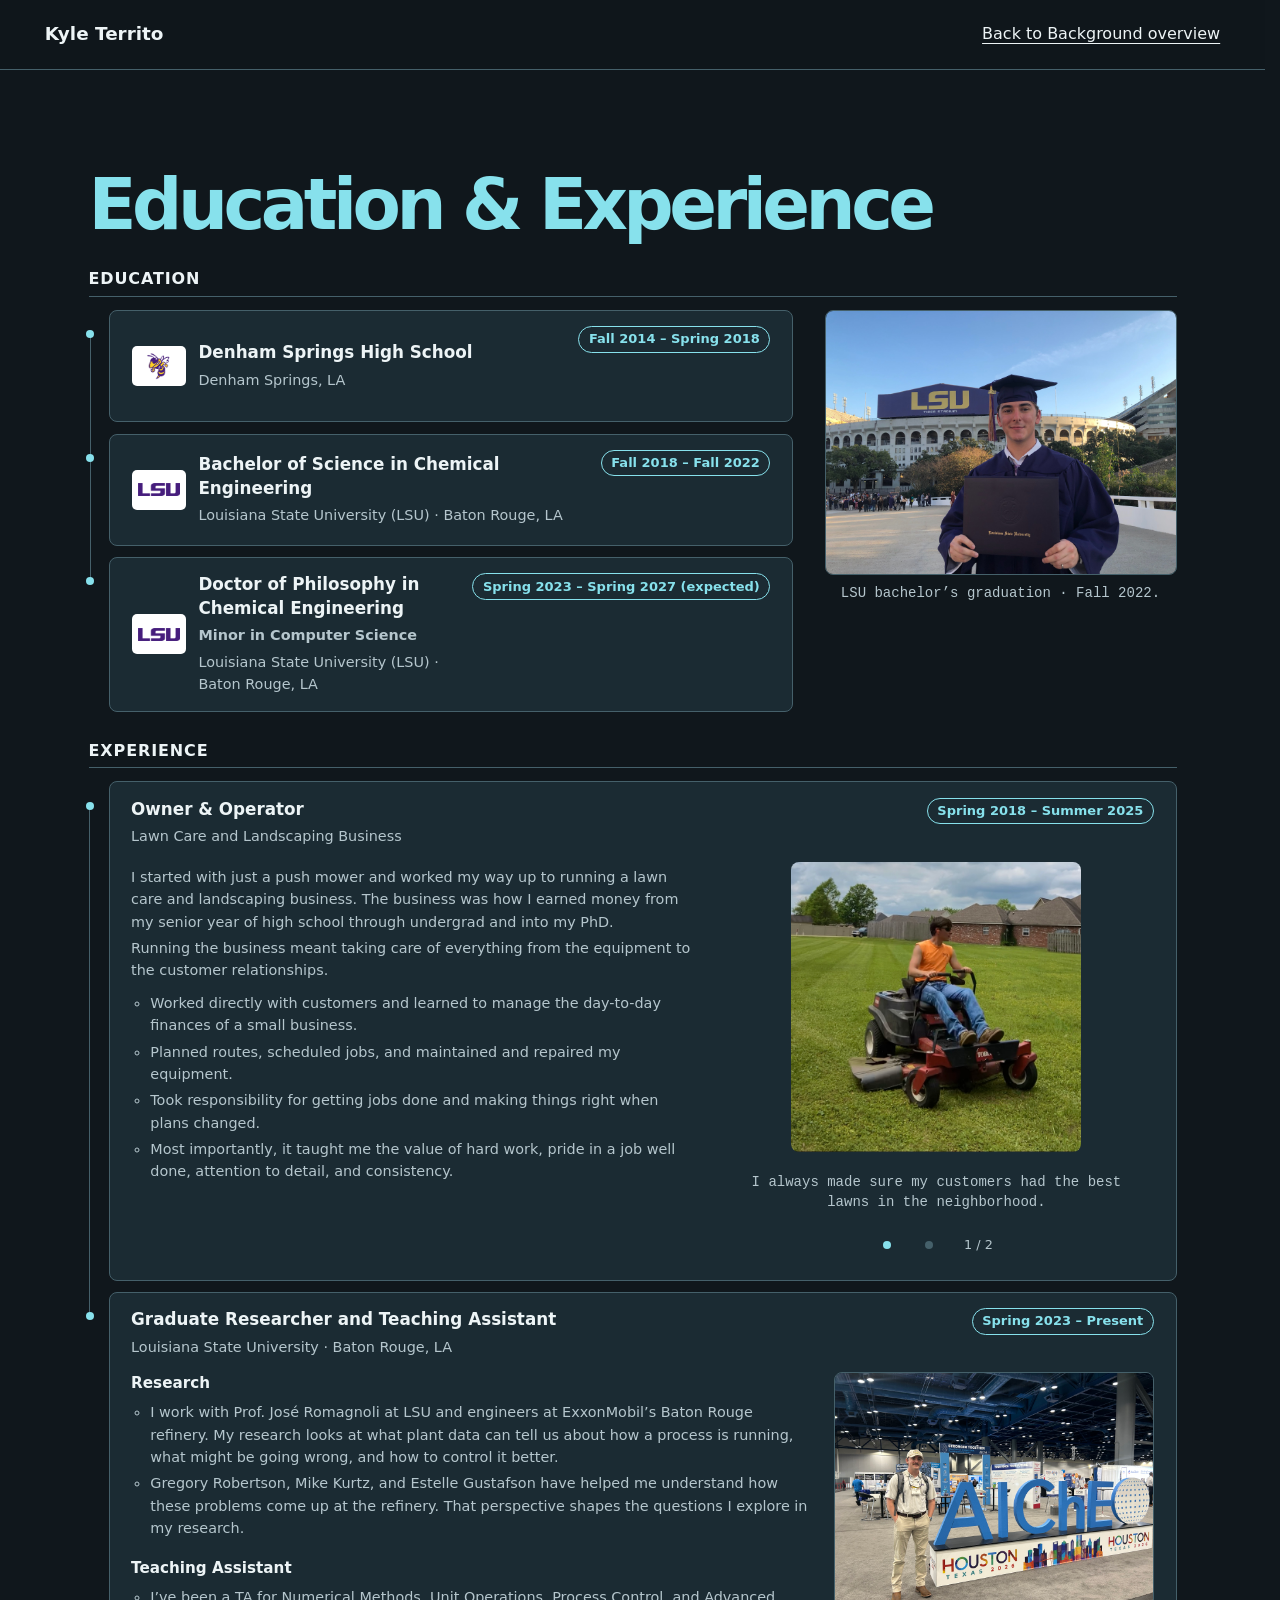
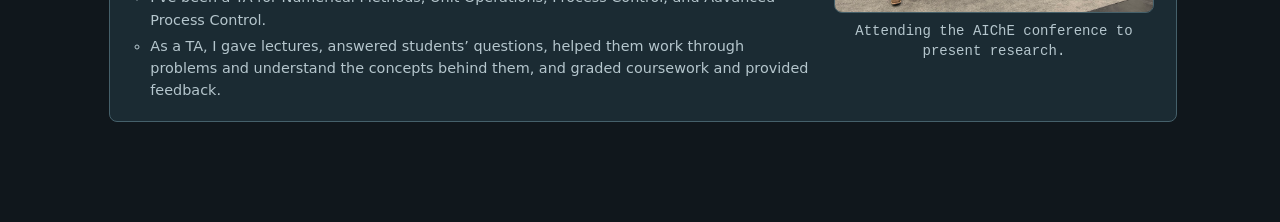
<file: details/experience.html>
<!doctype html>
<html lang="en">
<head>
  <meta charset="utf-8">
  <meta name="viewport" content="width=device-width, initial-scale=1">
  <title>Education &amp; Experience · Kyle Territo</title>
  <link rel="stylesheet" href="../assets/portfolio/styles.css?v=graduate-bullets">
  <script src="../assets/portfolio/about-gallery.js?v=photo-dots" defer></script>
</head>
<body>
  <header class="bar detail-bar">
    <a class="brand" href="../index.html">Kyle Territo</a>
    <a href="../index.html#experience">Back to Background overview</a>
  </header>
  <main class="detail">
    <h1>Education &amp; Experience</h1>
    <section class="resume-section resume-section--with-photo" aria-labelledby="education-title">
      <h2 class="resume-section-title" id="education-title">Education</h2>
      <ol class="resume-entries resume-timeline" role="list">
        <li class="resume-entry">
          <div class="resume-identity">
            <img class="resume-logo resume-logo--school" src="../assets/Background/denham-springs-yellow-jackets.png" alt="Denham Springs Yellow Jackets mascot">
            <div>
              <h3 class="resume-role">Denham Springs High School</h3>
              <p class="resume-organization">Denham Springs, LA</p>
            </div>
          </div>
          <p class="resume-date">Fall 2014 &ndash; Spring 2018</p>
        </li>
        <li class="resume-entry">
          <div class="resume-identity">
            <img class="resume-logo resume-logo--lsu" src="../assets/Background/lsu-primary-logo.png" alt="">
            <div>
              <h3 class="resume-role">Bachelor of Science in Chemical Engineering</h3>
              <p class="resume-organization">Louisiana State University (LSU) · Baton Rouge, LA</p>
            </div>
          </div>
          <p class="resume-date">Fall 2018 – Fall 2022</p>
        </li>
        <li class="resume-entry">
          <div class="resume-identity">
            <img class="resume-logo resume-logo--lsu" src="../assets/Background/lsu-primary-logo.png" alt="">
            <div>
              <h3 class="resume-role">Doctor of Philosophy in Chemical Engineering</h3>
              <p class="resume-minor">Minor in Computer Science</p>
              <p class="resume-organization">Louisiana State University (LSU) · Baton Rouge, LA</p>
            </div>
          </div>
          <p class="resume-date">Spring 2023 – Spring 2027 (expected)</p>
        </li>
      </ol>
      <figure class="resume-photo">
        <img src="../assets/Background/IMG_0373.JPG" width="2048" height="1536" alt="Kyle Territo at his LSU bachelor’s graduation" loading="lazy">
        <figcaption>LSU bachelor’s graduation · Fall 2022.</figcaption>
      </figure>
    </section>
    <section class="resume-section" aria-labelledby="experience-timeline-title">
      <h2 class="resume-section-title" id="experience-timeline-title">Experience</h2>
      <ol class="resume-entries resume-timeline" role="list">
        <li class="resume-entry">
          <div>
            <h3 class="resume-role">Owner &amp; Operator</h3>
            <p class="resume-organization">Lawn Care and Landscaping Business</p>
          </div>
          <p class="resume-date">Spring 2018 &ndash; Summer 2025</p>
          <div class="resume-work-layout">
            <div class="resume-work-story">
              <p>I started with just a push mower and worked my way up to running a lawn care and landscaping business. The business was how I earned money from my senior year of high school through undergrad and into my PhD.</p>
              <p>Running the business meant taking care of everything from the equipment to the customer relationships.</p>
              <ul class="resume-duties">
                <li>Worked directly with customers and learned to manage the day-to-day finances of a small business.</li>
                <li>Planned routes, scheduled jobs, and maintained and repaired my equipment.</li>
                <li>Took responsibility for getting jobs done and making things right when plans changed.</li>
                <li>Most importantly, it taught me the value of hard work, pride in a job well done, attention to detail, and consistency.</li>
              </ul>
            </div>
            <div class="about-gallery resume-work-gallery" data-about-gallery role="group" aria-label="Lawn care work photos" aria-describedby="lawn-care-caption">
              <figure class="about-photo resume-work-crop"><img src="../assets/Background/IMG_3013.jpg" width="750" height="1334" alt="Kyle mowing a lawn on a riding mower" loading="lazy"></figure>
              <figure class="about-photo"><img src="../assets/Background/IMG_3567.jpeg" width="4032" height="3024" alt="A riding mower on a freshly striped lawn" loading="lazy"></figure>
              <p class="resume-work-caption" id="lawn-care-caption">I always made sure my customers had the best lawns in the neighborhood.</p>
            </div>
          </div>
        </li>
        <li class="resume-entry">
          <div>
            <h3 class="resume-role">Graduate Researcher and Teaching Assistant</h3>
            <p class="resume-organization">Louisiana State University · Baton Rouge, LA</p>
          </div>
          <p class="resume-date">Spring 2023 – Present</p>
          <div class="resume-roles">
            <div class="resume-role-copy">
              <section>
                <h4>Research</h4>
                <ul class="resume-duties">
                  <li>I work with Prof. José Romagnoli at LSU and engineers at ExxonMobil’s Baton Rouge refinery. My research looks at what plant data can tell us about how a process is running, what might be going wrong, and how to control it better.</li>
                  <li>Gregory Robertson, Mike Kurtz, and Estelle Gustafson have helped me understand how these problems come up at the refinery. That perspective shapes the questions I explore in my research.</li>
                </ul>
              </section>
              <section>
                <h4>Teaching Assistant</h4>
                <ul class="resume-duties">
                  <li>I’ve been a TA for Numerical Methods, Unit Operations, Process Control, and Advanced Process Control.</li>
                  <li>As a TA, I gave lectures, answered students’ questions, helped them work through problems and understand the concepts behind them, and graded coursework and provided feedback.</li>
                </ul>
              </section>
            </div>
            <figure class="resume-photo">
              <img src="../assets/Background/IMG_1693.jpeg" width="4032" height="3024" alt="Kyle Territo at an AIChE conference" loading="lazy">
              <figcaption>Attending the AIChE conference to present research.</figcaption>
            </figure>
          </div>
        </li>
      </ol>
    </section>
  </main>
</body>
</html>
</file>
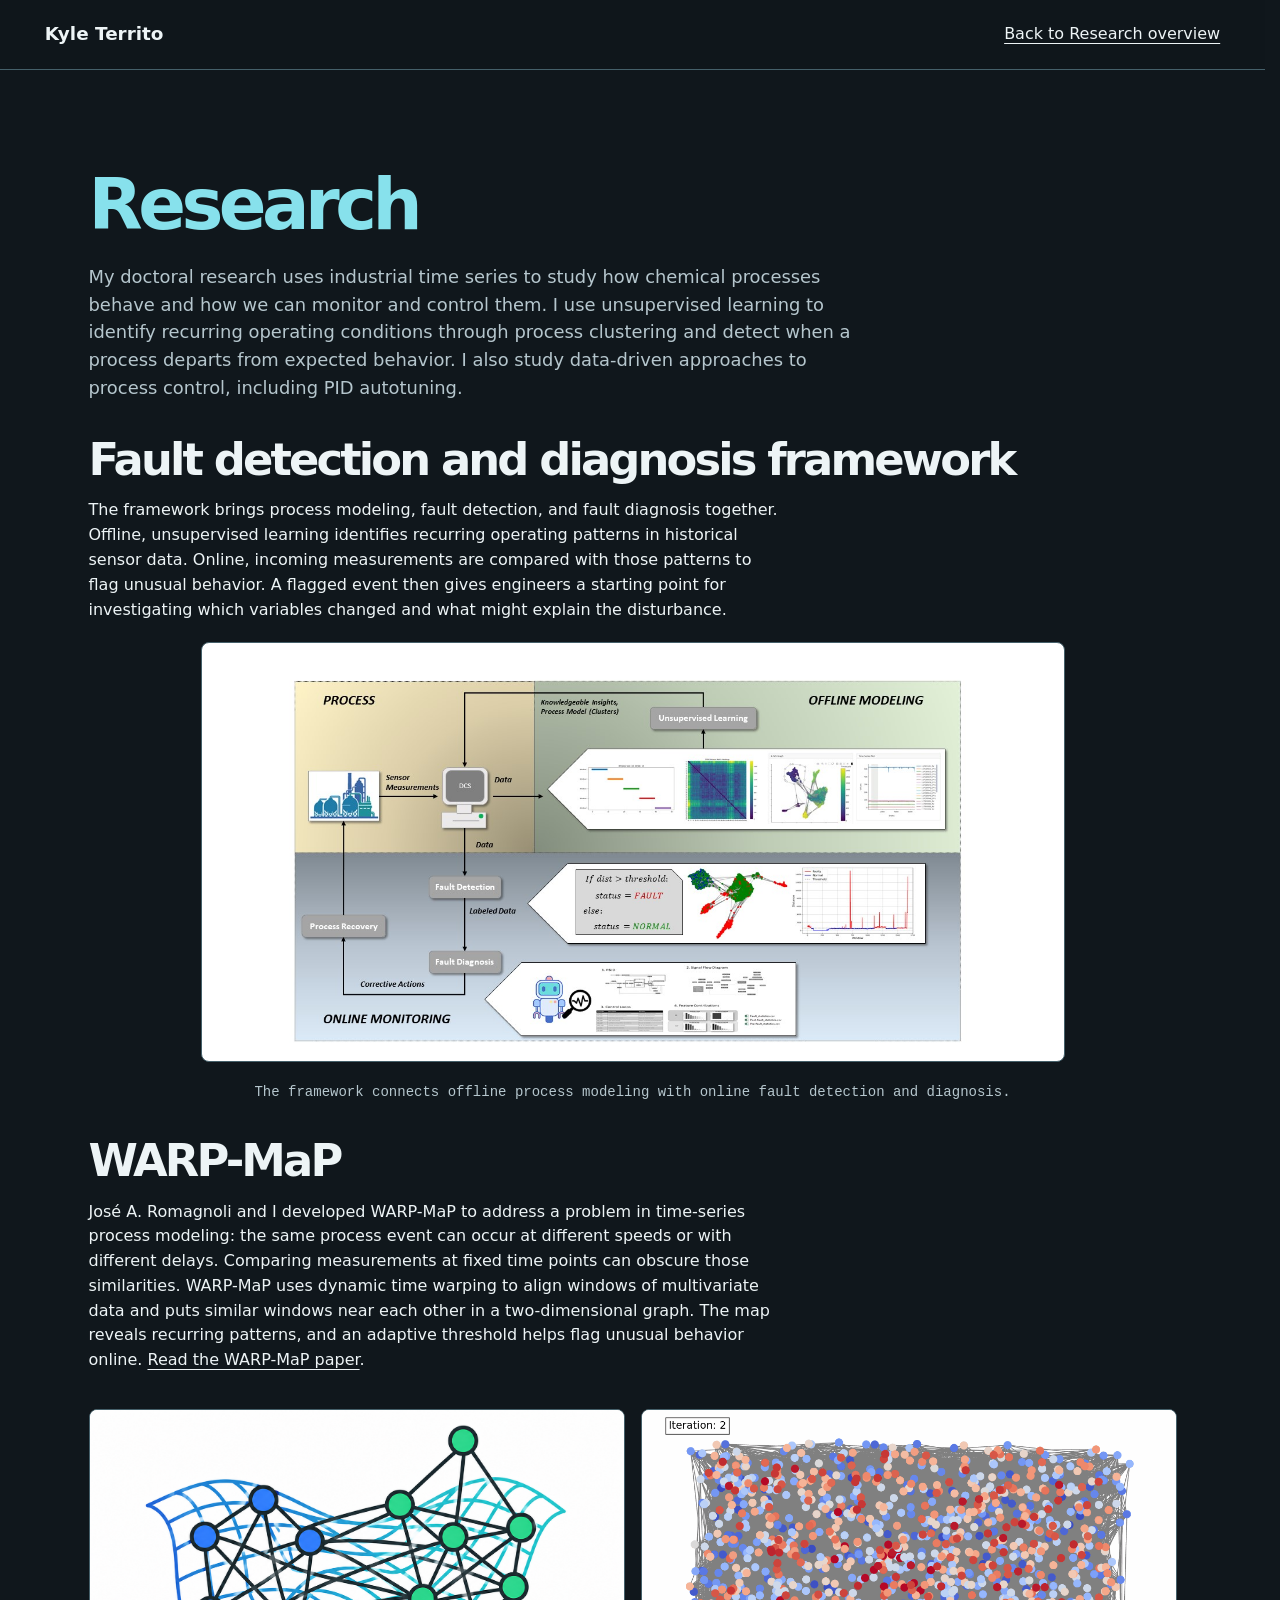
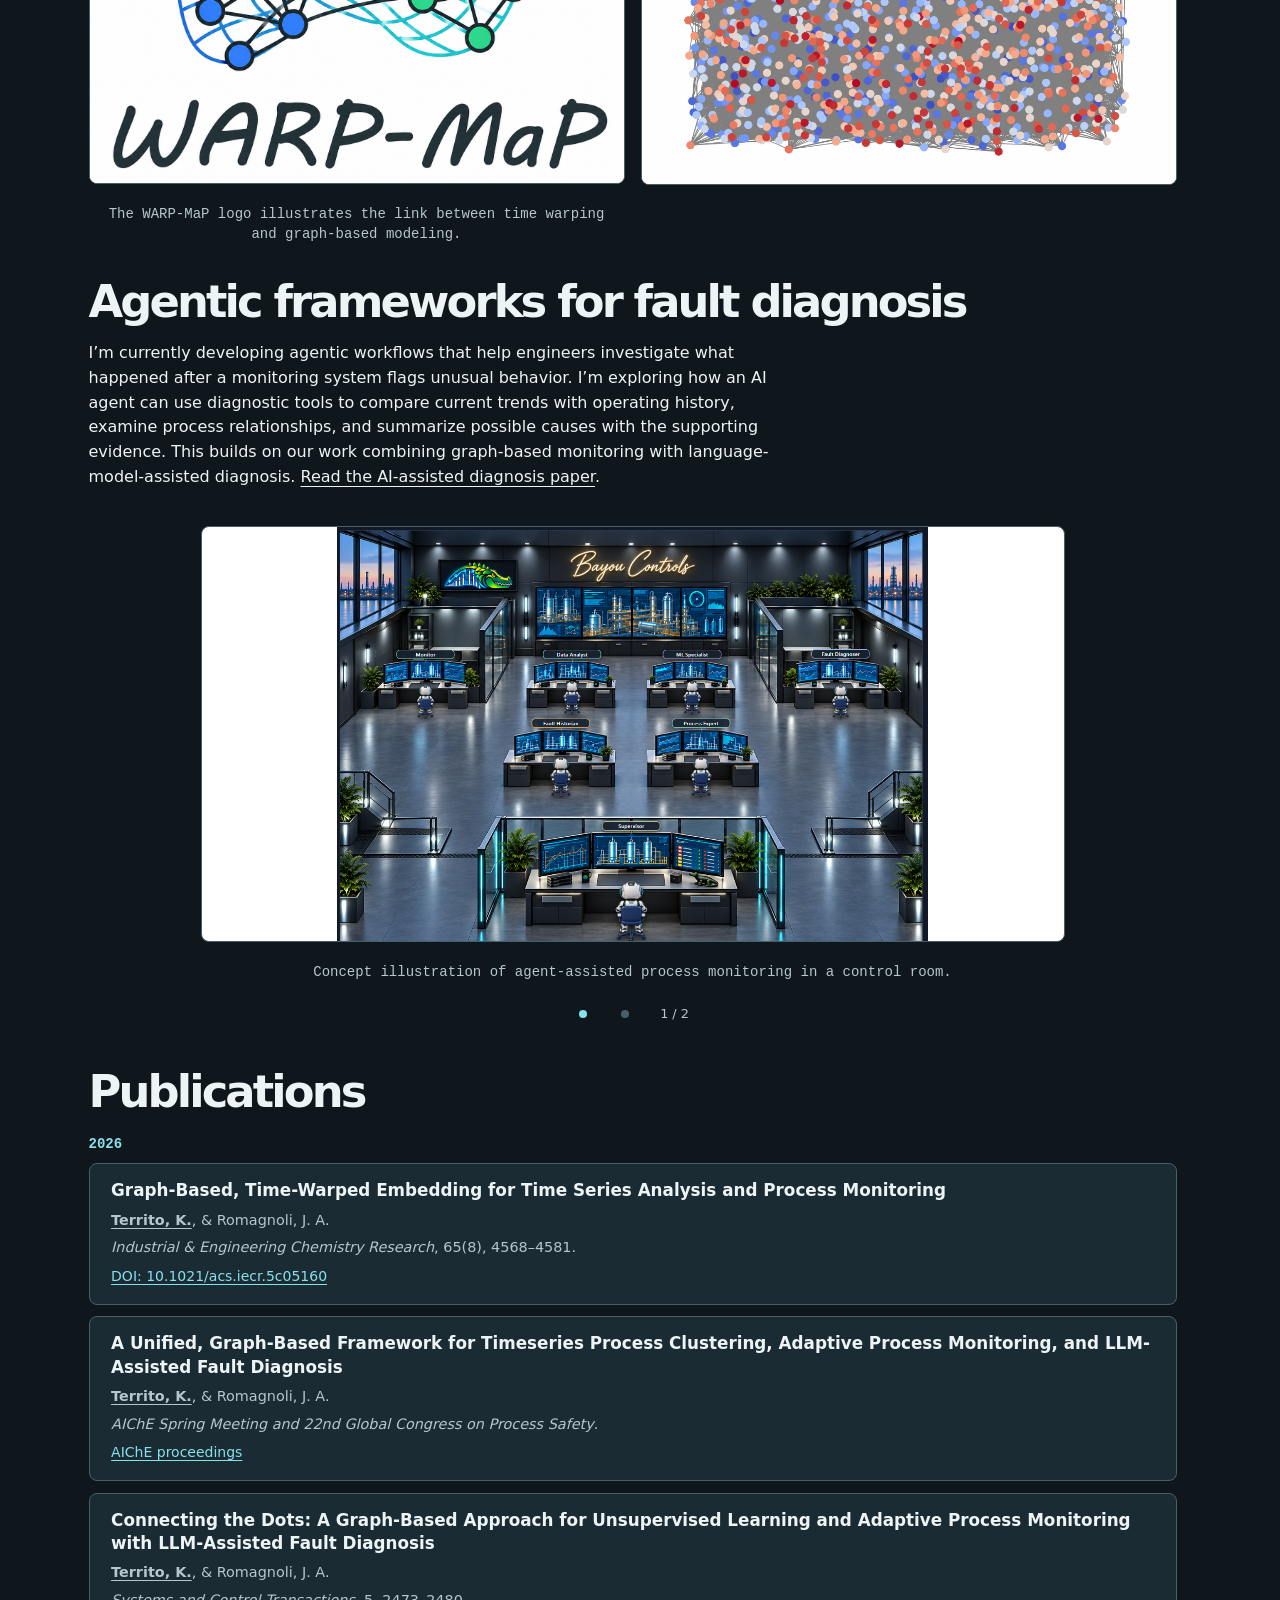
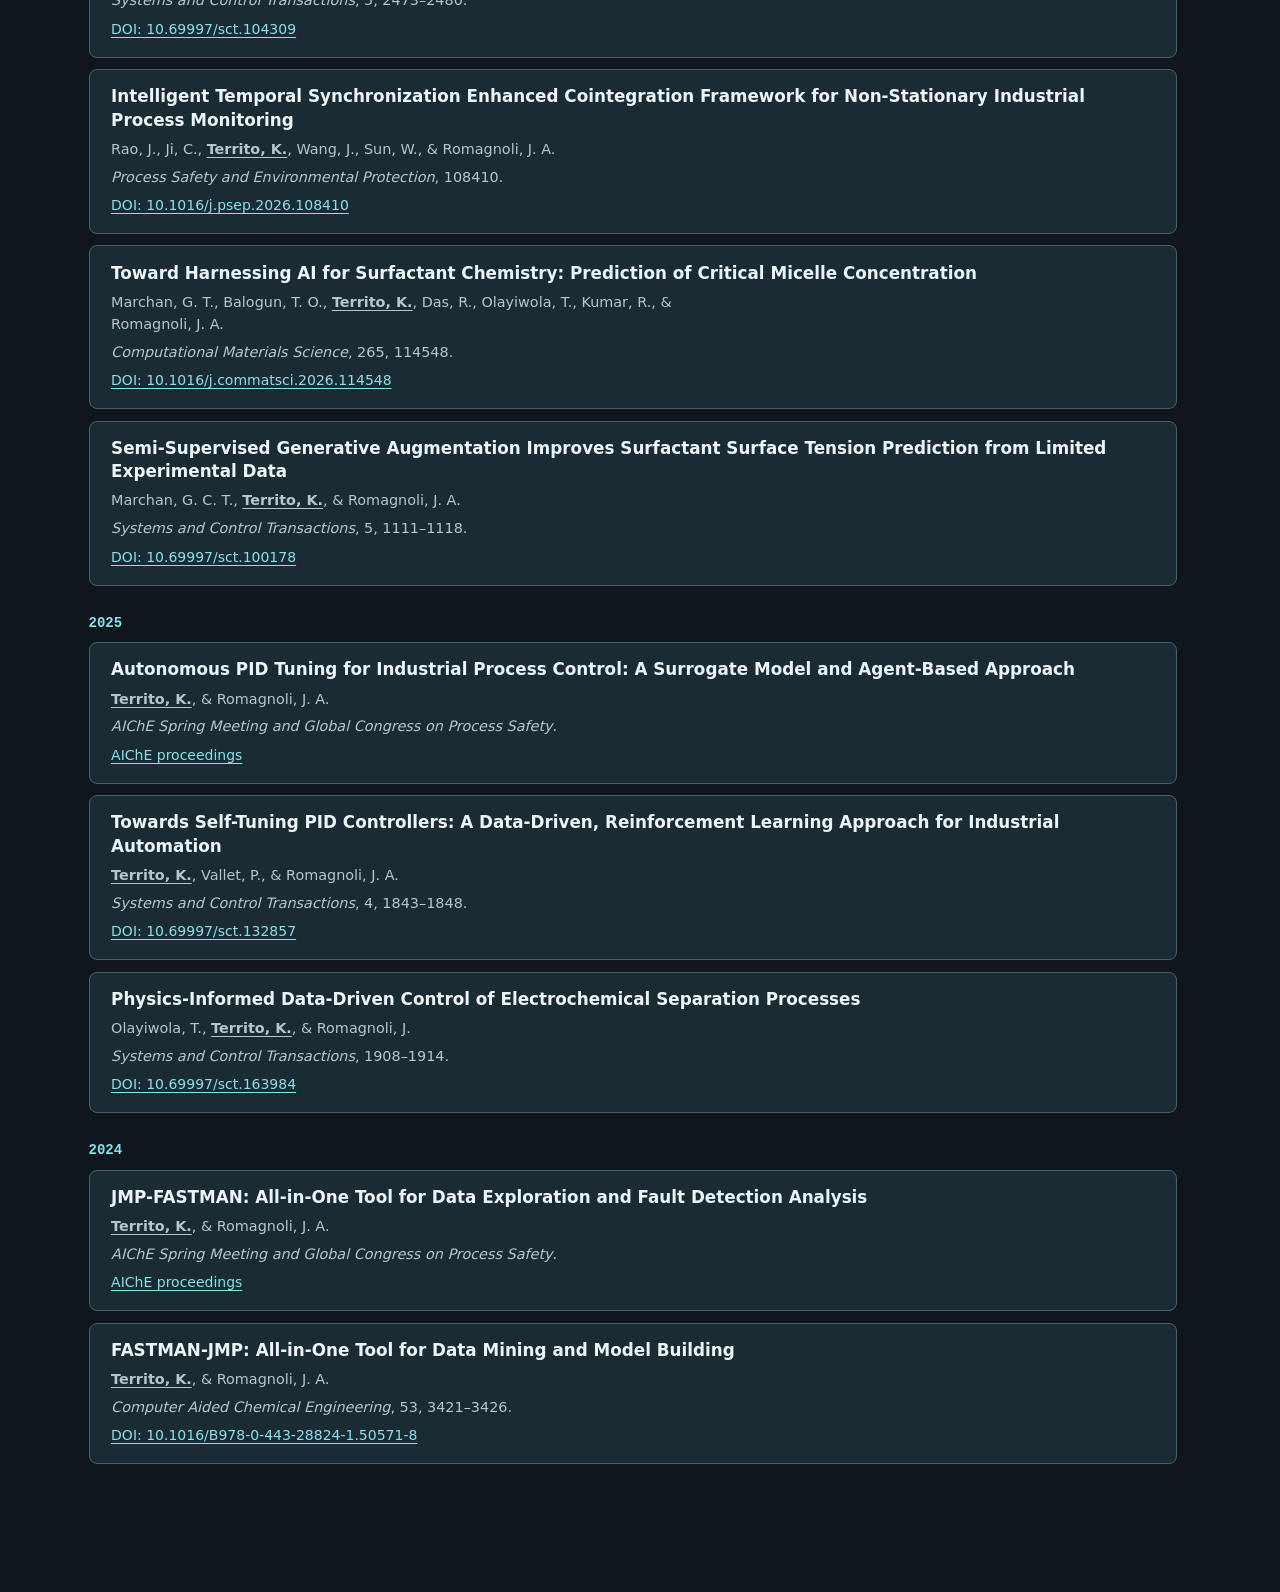
<file: details/research.html>
<!doctype html>
<html lang="en">
<head>
  <meta charset="utf-8">
  <meta name="viewport" content="width=device-width, initial-scale=1">
  <title>Research · Kyle Territo</title>
  <link rel="stylesheet" href="../assets/portfolio/styles.css?v=consistent-captions">
  <script src="../assets/portfolio/about-gallery.js?v=research-slideshow" defer></script>
</head>
<body>
  <header class="bar detail-bar">
    <a class="brand" href="../index.html">Kyle Territo</a>
    <a href="../index.html#research">Back to Research overview</a>
  </header>
  <main class="detail">
    <h1>Research</h1>
    <p class="intro">My doctoral research uses industrial time series to study how chemical processes behave and how we can monitor and control them. I use unsupervised learning to identify recurring operating conditions through process clustering and detect when a process departs from expected behavior. I also study data-driven approaches to process control, including PID autotuning.</p>
    <h2>Fault detection and diagnosis framework</h2>
    <p>The framework brings process modeling, fault detection, and fault diagnosis together. Offline, unsupervised learning identifies recurring operating patterns in historical sensor data. Online, incoming measurements are compared with those patterns to flag unusual behavior. A flagged event then gives engineers a starting point for investigating which variables changed and what might explain the disturbance.</p>
    <figure class="research-figure">
      <a href="../assets/Research/warp-map-3.jpg" target="_blank" rel="noopener">
        <img src="../assets/Research/warp-map-3.jpg" width="1280" height="720" alt="Workflow diagram connecting sensor data, offline process modeling, online fault detection, and a diagnosis stage informed by process diagrams and feature contributions." loading="lazy">
      </a>
      <figcaption>The framework connects offline process modeling with online fault detection and diagnosis.</figcaption>
    </figure>
    <h2>WARP-MaP</h2>
    <p>José A. Romagnoli and I developed WARP-MaP to address a problem in time-series process modeling: the same process event can occur at different speeds or with different delays. Comparing measurements at fixed time points can obscure those similarities. WARP-MaP uses dynamic time warping to align windows of multivariate data and puts similar windows near each other in a two-dimensional graph. The map reveals recurring patterns, and an adaptive threshold helps flag unusual behavior online. <a href="https://doi.org/10.1021/acs.iecr.5c05160">Read the WARP-MaP paper</a>.</p>
    <div class="research-figure-pair">
      <figure class="research-figure">
        <a href="../assets/Research/warp-map-1.png" target="_blank" rel="noopener">
          <img src="../assets/Research/warp-map-1.png" width="1501" height="1047" alt="WARP-MaP logo showing connected blue and green nodes over a warped grid." loading="lazy">
        </a>
        <figcaption>The WARP-MaP logo illustrates the link between time warping and graph-based modeling.</figcaption>
      </figure>
      <figure class="research-figure">
        <a href="../assets/Research/warp-map-1.gif" target="_blank" rel="noopener">
          <img src="../assets/Research/warp-map-1.gif" width="1000" height="700" alt="WARP-MaP animation." loading="lazy">
        </a>
      </figure>
    </div>
    <h2>Agentic frameworks for fault diagnosis</h2>
    <p>I’m currently developing agentic workflows that help engineers investigate what happened after a monitoring system flags unusual behavior. I’m exploring how an AI agent can use diagnostic tools to compare current trends with operating history, examine process relationships, and summarize possible causes with the supporting evidence. This builds on our work combining graph-based monitoring with language-model-assisted diagnosis. <a href="https://psecommunity.org/LAPSE:2026.0512">Read the AI-assisted diagnosis paper</a>.</p>
    <div class="about-gallery research-gallery" data-about-gallery="manual" role="group" aria-label="Agentic framework slideshow">
      <figure class="research-figure">
        <a href="../assets/Research/agent-control-room.png" target="_blank" rel="noopener">
          <img src="../assets/Research/agent-control-room.png" width="1149" height="806" alt="Concept illustration of a process control room with multiple monitoring stations." loading="lazy">
        </a>
        <figcaption>Concept illustration of agent-assisted process monitoring in a control room.</figcaption>
      </figure>
      <figure class="research-figure">
        <a href="../assets/Research/agentic-network.png" target="_blank" rel="noopener">
          <img src="../assets/Research/agentic-network.png" width="1759" height="835" alt="Network diagram showing a diagnostic workflow branching into parallel tasks and reconverging." loading="lazy">
        </a>
        <figcaption>An agentic workflow coordinates several diagnostic tasks and combines their findings.</figcaption>
      </figure>
    </div>
    <h2 id="publications">Publications</h2>
    <section class="scholarship-year" aria-label="2026">
      <p class="scholarship-year-label">2026</p>
      <ul class="scholarship-list" role="list">
        <li class="scholarship-card">
          <h3>Graph-Based, Time-Warped Embedding for Time Series Analysis and Process Monitoring</h3>
          <p><strong class="publication-author">Territo, K.</strong>, &amp; Romagnoli, J. A.</p>
          <p><cite>Industrial &amp; Engineering Chemistry Research</cite>, 65(8), 4568–4581.</p>
          <a class="publication-link" href="https://doi.org/10.1021/acs.iecr.5c05160">DOI: 10.1021/acs.iecr.5c05160</a>
        </li>
        <li class="scholarship-card">
          <h3>A Unified, Graph-Based Framework for Timeseries Process Clustering, Adaptive Process Monitoring, and LLM-Assisted Fault Diagnosis</h3>
          <p><strong class="publication-author">Territo, K.</strong>, &amp; Romagnoli, J. A.</p>
          <p><cite>AIChE Spring Meeting and 22nd Global Congress on Process Safety</cite>.</p>
          <a class="publication-link" href="https://proceedings.aiche.org/conferences/aiche-spring-meeting-and-global-congress-process-safety/2026/proceeding-689">AIChE proceedings</a>
        </li>
        <li class="scholarship-card">
          <h3>Connecting the Dots: A Graph-Based Approach for Unsupervised Learning and Adaptive Process Monitoring with LLM-Assisted Fault Diagnosis</h3>
          <p><strong class="publication-author">Territo, K.</strong>, &amp; Romagnoli, J. A.</p>
          <p><cite>Systems and Control Transactions</cite>, 5, 2473–2480.</p>
          <a class="publication-link" href="https://doi.org/10.69997/sct.104309">DOI: 10.69997/sct.104309</a>
        </li>
        <li class="scholarship-card">
          <h3>Intelligent Temporal Synchronization Enhanced Cointegration Framework for Non-Stationary Industrial Process Monitoring</h3>
          <p>Rao, J., Ji, C., <strong class="publication-author">Territo, K.</strong>, Wang, J., Sun, W., &amp; Romagnoli, J. A.</p>
          <p><cite>Process Safety and Environmental Protection</cite>, 108410.</p>
          <a class="publication-link" href="https://doi.org/10.1016/j.psep.2026.108410">DOI: 10.1016/j.psep.2026.108410</a>
        </li>
        <li class="scholarship-card">
          <h3>Toward Harnessing AI for Surfactant Chemistry: Prediction of Critical Micelle Concentration</h3>
          <p>Marchan, G. T., Balogun, T. O., <strong class="publication-author">Territo, K.</strong>, Das, R., Olayiwola, T., Kumar, R., &amp; Romagnoli, J. A.</p>
          <p><cite>Computational Materials Science</cite>, 265, 114548.</p>
          <a class="publication-link" href="https://doi.org/10.1016/j.commatsci.2026.114548">DOI: 10.1016/j.commatsci.2026.114548</a>
        </li>
        <li class="scholarship-card">
          <h3>Semi-Supervised Generative Augmentation Improves Surfactant Surface Tension Prediction from Limited Experimental Data</h3>
          <p>Marchan, G. C. T., <strong class="publication-author">Territo, K.</strong>, &amp; Romagnoli, J. A.</p>
          <p><cite>Systems and Control Transactions</cite>, 5, 1111–1118.</p>
          <a class="publication-link" href="https://doi.org/10.69997/sct.100178">DOI: 10.69997/sct.100178</a>
        </li>
      </ul>
    </section>
    <section class="scholarship-year" aria-label="2025">
      <p class="scholarship-year-label">2025</p>
      <ul class="scholarship-list" role="list">
        <li class="scholarship-card">
          <h3>Autonomous PID Tuning for Industrial Process Control: A Surrogate Model and Agent-Based Approach</h3>
          <p><strong class="publication-author">Territo, K.</strong>, &amp; Romagnoli, J. A.</p>
          <p><cite>AIChE Spring Meeting and Global Congress on Process Safety</cite>.</p>
          <a class="publication-link" href="https://proceedings.aiche.org/conferences/aiche-spring-meeting-and-global-congress-process-safety/2025/proceeding-726">AIChE proceedings</a>
        </li>
        <li class="scholarship-card">
          <h3>Towards Self-Tuning PID Controllers: A Data-Driven, Reinforcement Learning Approach for Industrial Automation</h3>
          <p><strong class="publication-author">Territo, K.</strong>, Vallet, P., &amp; Romagnoli, J. A.</p>
          <p><cite>Systems and Control Transactions</cite>, 4, 1843–1848.</p>
          <a class="publication-link" href="https://doi.org/10.69997/sct.132857">DOI: 10.69997/sct.132857</a>
        </li>
        <li class="scholarship-card">
          <h3>Physics-Informed Data-Driven Control of Electrochemical Separation Processes</h3>
          <p>Olayiwola, T., <strong class="publication-author">Territo, K.</strong>, &amp; Romagnoli, J.</p>
          <p><cite>Systems and Control Transactions</cite>, 1908–1914.</p>
          <a class="publication-link" href="https://doi.org/10.69997/sct.163984">DOI: 10.69997/sct.163984</a>
        </li>
      </ul>
    </section>
    <section class="scholarship-year" aria-label="2024">
      <p class="scholarship-year-label">2024</p>
      <ul class="scholarship-list" role="list">
        <li class="scholarship-card">
          <h3>JMP-FASTMAN: All-in-One Tool for Data Exploration and Fault Detection Analysis</h3>
          <p><strong class="publication-author">Territo, K.</strong>, &amp; Romagnoli, J. A.</p>
          <p><cite>AIChE Spring Meeting and Global Congress on Process Safety</cite>.</p>
          <a class="publication-link" href="https://proceedings.aiche.org/conferences/aiche-spring-meeting-and-global-congress-on-process-safety/2024/proceeding/paper/56b-jmp-fastman-all-one-tool-data-exploration-and-fault-detection-analysis">AIChE proceedings</a>
        </li>
        <li class="scholarship-card">
          <h3>FASTMAN-JMP: All-in-One Tool for Data Mining and Model Building</h3>
          <p><strong class="publication-author">Territo, K.</strong>, &amp; Romagnoli, J. A.</p>
          <p><cite>Computer Aided Chemical Engineering</cite>, 53, 3421–3426.</p>
          <a class="publication-link" href="https://doi.org/10.1016/B978-0-443-28824-1.50571-8">DOI: 10.1016/B978-0-443-28824-1.50571-8</a>
        </li>
      </ul>
    </section>
  </main>
</body>
</html>
</file>
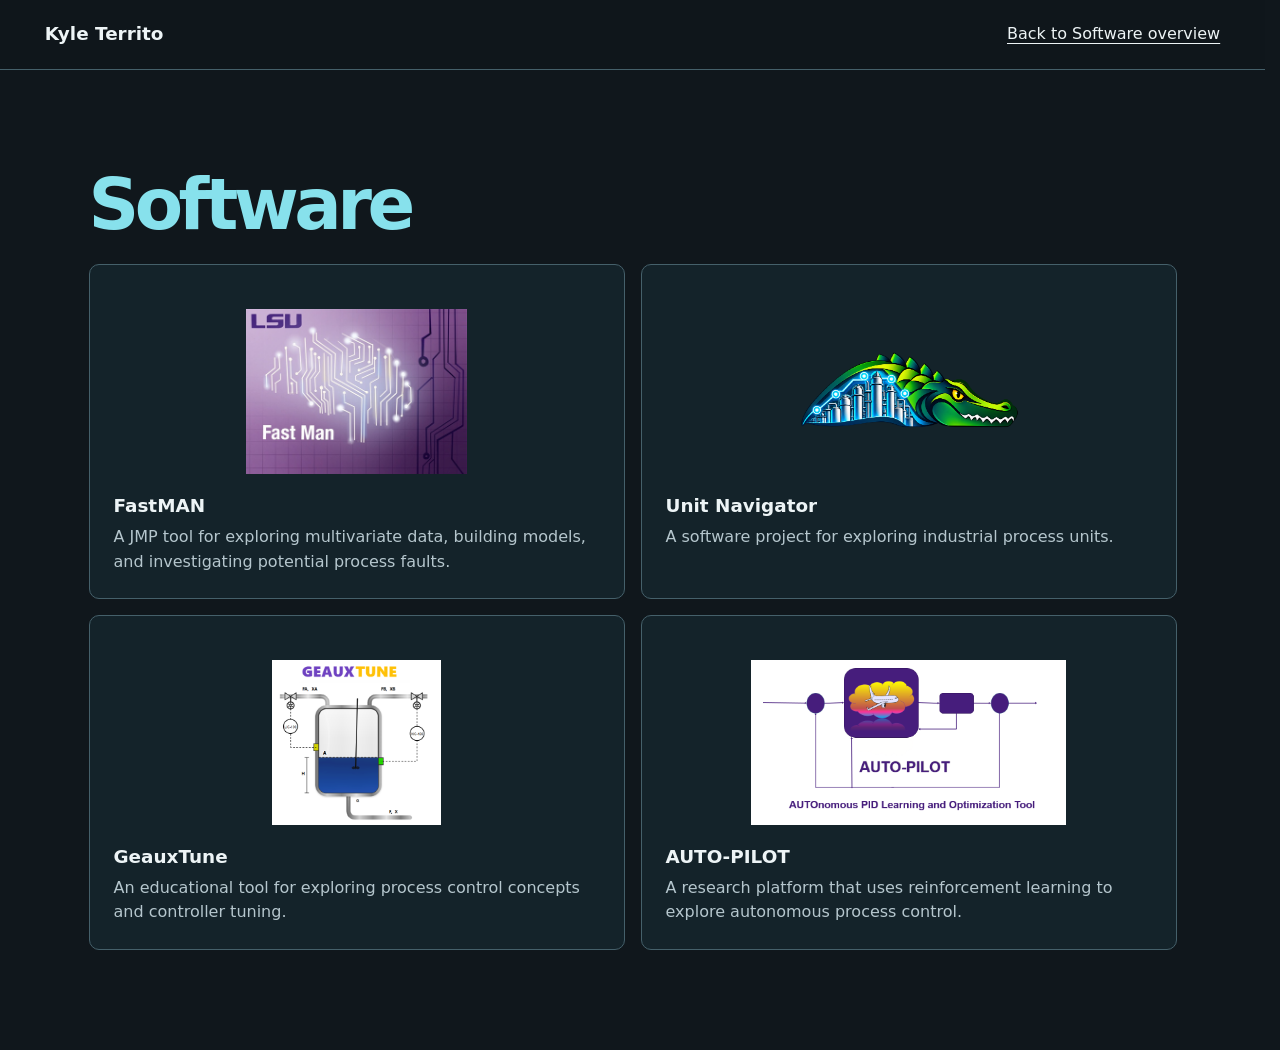
<file: details/software.html>
<!doctype html>
<html lang="en">
<head>
  <meta charset="utf-8">
  <meta name="viewport" content="width=device-width, initial-scale=1">
  <title>Software · Kyle Territo</title>
  <link rel="stylesheet" href="../assets/portfolio/styles.css?v=research-software-details">
</head>
<body>
  <header class="bar detail-bar">
    <a class="brand" href="../index.html">Kyle Territo</a>
    <a href="../index.html#software">Back to Software overview</a>
  </header>
  <main class="detail">
    <h1>Software</h1>
    <div class="software-projects">
      <section class="software-project">
        <img src="../assets/software/fastman.png" alt="" loading="lazy">
        <h2>FastMAN</h2>
        <p>A JMP tool for exploring multivariate data, building models, and investigating potential process faults.</p>
      </section>
      <section class="software-project">
        <img src="../assets/software/navigator-logo-7.png" alt="" loading="lazy">
        <h2>Unit Navigator</h2>
        <p>A software project for exploring industrial process units.</p>
      </section>
      <section class="software-project">
        <img src="../assets/software/geauxtune-preview.png" alt="" loading="lazy">
        <h2>GeauxTune</h2>
        <p>An educational tool for exploring process control concepts and controller tuning.</p>
      </section>
      <section class="software-project">
        <img src="../assets/software/auto-pilot.png" alt="" loading="lazy">
        <h2>AUTO-PILOT</h2>
        <p>A research platform that uses reinforcement learning to explore autonomous process control.</p>
      </section>
    </div>
  </main>
</body>
</html>
</file>
<file: assets/portfolio/styles.css>
:root {
  color-scheme: dark;
  --paper: #10171c;
  --ink: #edf4f6;
  --muted: #b5c6cd;
  --accent: #87e1ec;
  --line: #45606a;
  --header-height: 70px;
  font: 1rem/1.55 system-ui, sans-serif;
  color: var(--ink);
  background: var(--paper);
  scrollbar-gutter: stable;
}
* { box-sizing: border-box; }
body { margin: 0; isolation: isolate; }
.drafting-grid {
  position: fixed;
  z-index: -1;
  inset: 0;
  pointer-events: none;
  background:
    linear-gradient(90deg, #79c1d219 1px, transparent 1px),
    linear-gradient(#79c1d219 1px, transparent 1px),
    linear-gradient(90deg, #79c1d20b 1px, transparent 1px),
    linear-gradient(#79c1d20b 1px, transparent 1px),
    radial-gradient(ellipse at 68% 45%, #163039, var(--paper) 74%);
  background-size: 120px 120px, 120px 120px, 24px 24px, 24px 24px, auto;
  background-position: var(--grid-x, 0px) var(--grid-y, 0px);
}
.signal { position: absolute; inset: 0; width: 100%; height: 100%; translate: 0 var(--grid-y, 0px); opacity: var(--signal-opacity, .35); }
a { color: inherit; text-underline-offset: .23em; }
a:hover { text-decoration-thickness: 2px; }
a:focus-visible { outline: 2px solid currentColor; outline-offset: 5px; }
.skip { position: fixed; z-index: 5; left: 1rem; top: 1rem; padding: .5rem 1rem; background: var(--paper); transform: translateY(-200%); }
.skip:focus { transform: none; }
.bar { position: sticky; top: 0; z-index: 3; background: #10171cf5; height: var(--header-height); display: grid; grid-template-columns: 1fr auto 1fr; align-items: center; padding-inline: clamp(12px, 3.5vw, 64px); gap: 12px; }
.brand { font-size: 1.15rem; font-weight: 650; text-decoration: none; width: fit-content; }
.section-nav { display: grid; grid-template-columns: repeat(5, 1fr); text-align: center; position: relative; align-items: center; }
.section-nav a { padding: 8px clamp(4px, 1.25vw, 19px) 10px; font-size: .875rem; text-decoration: none; }
.section-nav a:hover { text-decoration: underline; }
.section-nav a[aria-current] { color: var(--accent); font-weight: 650; }
.track { display: none; position: absolute; inset: auto 10% 0; background: var(--line); height: 1px; pointer-events: none; }
.swipe-hint { display: none; }
.background-media { display: grid; gap: clamp(.6rem, 2svh, 1.1rem); min-width: 0; }
.stadium-photo img { display: block; width: 100%; height: auto; max-height: min(30svh, 280px); object-fit: cover; border: 1px solid var(--line); border-radius: 8px; }
.ticker-window {
  container-type: inline-size;
  overflow: hidden;
  border: 1px solid var(--line);
  border-radius: 12px;
  background: radial-gradient(circle, #698e9e55 1px, transparent 1px) 0 0 / 18px 18px, #14222b;
}
.ticker-track { display: flex; width: max-content; animation: logo-ticker 19s linear infinite; }
.ticker-logos {
  flex: none;
  width: max(100cqi, 420px);
  display: grid;
  grid-template-columns: repeat(3, minmax(0, 1fr));
  gap: 12px;
  list-style: none;
  margin: 0;
  padding: clamp(6px, 1.15svh, 10px) 6px;
}
.ticker-logos li {
  display: grid;
  place-items: center;
  min-width: 0;
  height: clamp(44px, 7svh, 68px);
  padding: 8px;
  border: 1px solid #93aab4;
  border-radius: 10px;
  background: #fff;
  box-shadow: 0 5px 16px #09111880;
}
.ticker-logos li:nth-child(2) { --highlight-delay: 2s; }
.ticker-logos li:nth-child(3) { --highlight-delay: 4s; }
.ticker-logos img { width: 100%; height: 100%; min-height: 0; object-fit: contain; }
.ticker-window:focus .ticker-track,
.ticker-window:active .ticker-track,
.enhanced .experience:not(.reading-view) .ticker-track { animation-play-state: paused; }
.ticker-window:focus-visible { outline: 2px solid var(--accent); outline-offset: 4px; }
@media (hover: hover) {
  .ticker-window:hover :is(.ticker-track, .ticker-logos li) { animation-play-state: paused; }
  .ticker-window .ticker-logos li:hover {
    animation: none;
    border-color: var(--accent);
    box-shadow: inset 0 0 0 2px var(--accent), 0 0 12px #87e1ec80;
  }
}
@media (prefers-reduced-motion: no-preference) {
  .ticker-logos li { animation: ticker-highlight 6s ease-in-out var(--highlight-delay, 0s) infinite; }
  .enhanced .experience:not(.reading-view) .ticker-logos li,
  .ticker-window:focus .ticker-logos li { animation-play-state: paused; }
  @keyframes ticker-highlight {
    0%, 30%, 100% { box-shadow: 0 5px 16px #09111880; }
    15% { box-shadow: inset 0 0 0 2px #87e1eca0, 0 0 10px #87e1ec60; }
  }
}
@keyframes logo-ticker { to { transform: translateX(-50%); } }
@media (max-width: 760px) {
  .stadium-photo img { max-height: min(24svh, 200px); }
}
@media (prefers-reduced-motion: reduce) {
  .ticker-track { width: 100%; animation: none; }
  .ticker-logos { width: 100%; gap: 6px; }
  .ticker-copy { display: none; }
}
.enhanced .track { display: block; }
.track::after { content: ""; position: absolute; top: 50%; left: var(--progress, 0%); translate: -50% -50%; width: 7px; height: 7px; border-radius: 50%; background: var(--accent); }
.scene { position: relative; margin: 0 clamp(10px, 2vw, 34px) 14px; padding: clamp(24px, 5.5vw, 104px); padding-bottom: max(70px, 5.5vw); color: var(--ink); scroll-margin-top: calc(var(--header-height) + 8px); display: grid; align-items: center; min-height: calc(85svh - var(--header-height)); }
.scene {
  border: 1px solid var(--line);
  border-radius: 12px;
  background: linear-gradient(135deg, var(--glass-tint, #202c34e8), #121b22eb 76%);
  box-shadow: inset 0 1px #c5edf015, 0 16px 44px #080d1240;
  backdrop-filter: blur(10px);
}
.research { --glass-tint: #19353ee8; }
.research-figure { margin: 1rem auto 1.5rem; max-width: 54rem; }
.research-figure-pair { display: grid; gap: 1rem; margin-block: 1rem 1.5rem; }
.research-figure-pair .research-figure { margin: 0; }
@media (min-width: 700px) {
  .research-figure-pair { grid-template-columns: repeat(2, minmax(0, 1fr)); }
}
.research-gallery { max-width: 54rem; margin: 1rem auto 1.5rem; }
.research-gallery .research-figure { width: 100%; margin: 0; }
.research-figure a { display: block; }
.research-figure img { display: block; width: 100%; height: auto; border: 1px solid var(--line); border-radius: 8px; background: #fff; }
.research-gallery .research-figure img { height: clamp(10rem, 50vw, 26rem); object-fit: contain; }
:is(.vertical-camera article, .inline-details) .research-figure img { max-height: none; }
.research-demos { display: grid; grid-template-columns: repeat(2, minmax(0, 1fr)); gap: clamp(8px, 1.3vw, 18px); }
.research-demo {
  display: flex;
  flex-direction: column;
  border: 1px solid var(--line);
  border-radius: 10px;
  background: #14232a;
}
.research-demo canvas { display: block; width: 100%; height: clamp(64px, 14svh, 132px); object-fit: contain; }
.research-demo:focus-visible { outline: 2px solid var(--accent); outline-offset: 3px; }
.forecast-legend {
  display: flex;
  flex-wrap: wrap;
  gap: .2rem .5rem;
  padding-inline: .55rem;
  color: var(--muted);
  font: .68rem/1.25 ui-monospace, Consolas, monospace;
}
.forecast-legend span::before {
  display: inline-block;
  width: .7rem;
  margin-inline-end: .25rem;
  border-top: 2px solid var(--accent);
  vertical-align: .2em;
  content: "";
}
.forecast-legend span + span::before { border-top: 2px dashed #ffd493; }
.research-demo-status {
  margin: auto 0 0;
  padding: .4rem .55rem .6rem;
  color: var(--muted);
  font: .72rem/1.3 ui-monospace, Consolas, monospace;
}
.software-ticker {
  --software-ticker-row: clamp(11rem, min(32vw, 40svh), 24rem);
  max-height: calc(var(--software-ticker-row) + 2px);
  overflow: hidden;
  border: 1px solid var(--line);
  border-radius: 12px;
  background: var(--paper);
}
.software-ticker-track { animation: software-ticker 16s linear infinite; }
.software-ticker-list { margin: 0; padding: 0; list-style: none; }
.software-ticker-list li {
  display: grid;
  grid-template-rows: minmax(0, 1fr) auto;
  gap: .35rem;
  height: var(--software-ticker-row);
  padding: .45rem .55rem;
  border-bottom: 1px solid var(--line);
  font-weight: 700;
  text-align: center;
}
.software-ticker-list img {
  width: 100%;
  height: 100%;
  min-height: 0;
  object-fit: contain;
}
.software-ticker:is(:hover, :focus) .software-ticker-track { animation-play-state: paused; }
.software-ticker:focus-visible { outline: 2px solid var(--accent); outline-offset: 4px; }
@keyframes software-ticker { to { transform: translateY(-50%); } }
@media (prefers-reduced-motion: reduce) {
  .software-ticker { overflow: auto; }
  .software-ticker-track { animation: none; }
  .software-ticker-copy { display: none; }
}
.software-projects {
  display: grid;
  grid-template-columns: repeat(2, minmax(0, 1fr));
  gap: 1rem;
  margin-top: 1.5rem;
}
.software-project {
  padding: clamp(14px, 2.5vw, 24px);
  border: 1px solid var(--line);
  border-radius: 10px;
  background: #14232a;
}
.software-projects .software-project img {
  display: block;
  width: 100%;
  height: clamp(104px, 20svh, 165px);
  object-fit: contain;
}
.software-projects .software-project :is(h2, h3) {
  margin: .8rem 0 0;
  font: 650 1.15rem/1.3 system-ui, sans-serif;
  letter-spacing: normal;
}
.software-project p { margin: .4rem 0 0; color: var(--muted); }
@media (max-width: 540px) {
  .software-projects { grid-template-columns: 1fr; }
}
@media (min-width: 761px) {
  .research .composition { grid-template-columns: minmax(0, .8fr) minmax(0, 1.2fr); }
}
.software { --glass-tint: #213732e8; }
.experience { --glass-tint: #292e42e8; }
.about-contact { min-width: 0; }
.about-contact h2 { font-size: clamp(1.35rem, 2.6vw, 2.4rem); letter-spacing: -.035em; }
.about-contact > p { margin: .8rem 0 1.1rem; color: var(--muted); max-width: 48ch; font-size: .9rem; }
.contact-links { display: grid; grid-auto-rows: 1fr; gap: 18px; min-width: 0; }
.contact-tile {
  display: grid;
  grid-template-columns: 42px minmax(0, 1fr);
  align-items: center;
  column-gap: 14px;
  padding: 17px 20px;
  border: 1px solid var(--line);
  border-radius: 10px;
  background: linear-gradient(135deg, #273d49c9, #17242ee6);
  box-shadow: inset 0 1px #c5edf01a, 0 12px 25px #080d1233;
  text-decoration: none;
  transition: border-color 160ms ease, box-shadow 160ms ease;
}
.contact-tile:hover, .contact-tile:focus-visible { border-color: var(--accent); box-shadow: inset 0 1px #c5edf01a, 0 0 22px #87e1ec29; }
.contact-icon { display: grid; place-items: center; grid-row: span 2; width: 36px; height: 36px; border-radius: 8px; justify-self: center; }
.utility-mark { background: #15414b; color: var(--accent); }
.envelope { position: relative; width: 22px; height: 16px; border: 2px solid currentColor; border-radius: 3px; overflow: hidden; }
.envelope::after { content: ""; position: absolute; width: 13px; height: 13px; left: 2px; top: -7px; rotate: 45deg; border: solid currentColor; border-width: 0 2px 2px 0; }
.phone-mark { position: relative; width: 14px; height: 22px; border: 2px solid currentColor; border-radius: 4px; }
.phone-mark::after { content: ""; position: absolute; left: 50%; bottom: 3px; width: 5px; height: 2px; border-radius: 2px; background: currentColor; translate: -50% 0; }
img.contact-icon { object-fit: contain; }
.github-mark { background: #252d38; }
.github-mark img { object-fit: contain; }
.contact-name { font-weight: 650; }
.contact-destination { color: var(--muted); font-size: .875rem; overflow-wrap: anywhere; }
.contact-tile:hover .contact-destination, .contact-tile:focus-visible .contact-destination { color: var(--accent); text-decoration: underline; }
.enhanced .contact-links { grid-template-columns: repeat(2, minmax(0, 1fr)); gap: 12px; }
.enhanced .contact-tile { grid-template-columns: 36px minmax(0, 1fr); column-gap: 8px; padding: 12px 10px; }
@media (min-width: 1100px) {
  .enhanced .contact-links { gap: 18px; }
  .enhanced .contact-tile { column-gap: 14px; padding: 17px 16px; }
}
@media (prefers-reduced-motion: no-preference) {
  .enhanced .about.reading-view .contact-links { animation: contact-sway 8s ease-in-out infinite; }
  .enhanced .about.reading-view .contact-tile { animation: contact-bob 5.6s ease-in-out infinite; }
  .enhanced .about.reading-view .contact-tile:nth-child(2) { animation-delay: -1.4s; }
  .enhanced .about.reading-view .contact-tile:nth-child(3) { animation-delay: -2.8s; }
  .enhanced .about.reading-view .contact-tile:nth-child(4) { animation-delay: -4.2s; }
  .enhanced .about.reading-view .contact-tile:nth-child(5) { animation-delay: -.7s; }
  .enhanced .about.reading-view .contact-tile:nth-child(6) { animation-delay: -3.5s; }
  .enhanced .about.reading-view .contact-links:is(:hover, :focus-within),
  .enhanced .about.reading-view .contact-links:is(:hover, :focus-within) .contact-tile { animation-play-state: paused; }
  @keyframes contact-sway {
    0%, 100% { translate: 0 0; }
    25% { translate: 8px -2px; }
    75% { translate: -8px 2px; }
  }
  @keyframes contact-bob {
    0%, 100% { translate: 0 0; }
    50% { translate: 0 -7px; }
  }
}
.composition { display: grid; grid-template-columns: minmax(0, 1.05fr) minmax(0, .95fr); align-items: center; gap: clamp(24px, 6vw, 112px); width: 100%; max-width: 1600px; margin-inline: auto; }
.label { font-family: ui-monospace, "Cascadia Code", Consolas, monospace; }
.label { color: var(--accent); font-size: .875rem; letter-spacing: .065em; text-transform: uppercase; margin: 0 0 1rem; }
h1, h2 { font: 600 clamp(2.5rem, 5.5vw, 6.5rem)/1 system-ui, sans-serif; letter-spacing: -.064em; margin: 0; text-wrap: balance; }
#experience-title { font-size: clamp(1.55rem, 3.2vw, 3.5rem); line-height: 1.08; letter-spacing: -.045em; }
.about h1 { font-size: clamp(2.65rem, 6.5vw, 7.2rem); line-height: .86; }
.intro { color: var(--muted); max-width: 38ch; margin: 1.4rem 0 0; font-size: clamp(1rem, 1.4vw, 1.225rem); }
.button { color: var(--accent); border: 1px solid #59858f; padding: .6rem .95rem; border-radius: 5px; text-decoration: none; font-size: .875rem; }
.button:hover { text-decoration: underline; }
.detail-toggle { display: inline-flex; align-items: center; justify-content: center; gap: .65rem; min-height: 44px; padding: .55rem .9rem; }
.detail-toggle:hover { background: #87e1ec18; }
.scene-overview { display: contents; }
.scene-overview > .detail-toggle {
  position: absolute;
  left: 50%;
  bottom: 8px;
  translate: -50% 0;
  width: 68px;
  height: 52px;
  padding: 0;
  border-radius: 8px;
  color: var(--accent);
}
.scene-overview > .detail-toggle .chevron { width: 22px; height: 22px; border-width: 0 3px 3px 0; translate: 0 -5px; }
.vertical-camera .scene-overview > .detail-toggle .chevron { rotate: 225deg; translate: 0 5px; }
:root:not(.enhanced) .stage .scene, .enhanced .stage .scene.reading-view, .vertical-camera .scene { cursor: pointer; }
.enhanced .stage .scene:not(.reading-view) .detail-toggle {
  visibility: hidden;
  opacity: 0;
  pointer-events: none;
}
@media (prefers-reduced-motion: no-preference) {
  .enhanced .stage .reading-view .detail-toggle {
    animation: reveal-details 220ms ease-out both;
  }
  @keyframes reveal-details {
    from { opacity: 0; transform: translateY(5px); }
    to { opacity: 1; transform: translateY(0); }
  }
}
.chevron { width: 11px; height: 11px; border: solid currentColor; border-width: 0 2px 2px 0; rotate: 45deg; translate: 0 -2px; }
.close-panel .chevron { rotate: 225deg; translate: 0 2px; }
figure { margin: 0; min-width: 0; }
img { display: block; max-width: 100%; }
.about-identity { display: flex; flex-wrap: wrap; align-items: center; gap: clamp(.75rem, 2vw, 2rem); }
.portrait { position: relative; flex: none; width: clamp(94px, 13vw, 190px); aspect-ratio: 1; overflow: hidden; border: 1px solid var(--line); border-radius: 50%; }
.portrait img { position: absolute; top: -60%; left: -12%; width: 165%; height: auto; max-width: none; }
.cover { justify-self: center; text-align: center; }
.cover img { max-height: min(49svh, 470px); width: auto; margin-inline: auto; }
.papers-summary { max-width: 56ch; font-size: clamp(1rem, 1.15vw, 1.125rem); }
.papers-summary a { color: var(--accent); }
.conference-summary { margin-top: .85rem; }
.conference-summary strong { color: var(--ink); }
.conference-count { font-size: 1.4em; line-height: 1; }
.cover-credit { color: var(--accent); }
.project { padding: clamp(12px, 2vw, 32px); background: #111b22; border: 1px solid var(--line); border-radius: 8px; }
.project img { max-height: 49svh; margin-inline: auto; object-fit: contain; }
figcaption,
.resume-entry .resume-work-caption {
  margin: .5rem .5rem 0;
  color: var(--muted);
  font: .875rem/1.45 ui-monospace, "Cascadia Code", Consolas, monospace;
  text-align: center;
}
.experience-list { margin: 0; }
.experience-list div { padding: 1rem 0; border-top: 1px solid var(--line); }
.experience-list dt { font-size: 1.2rem; font-weight: 600; }
.experience-list dd { color: var(--muted); margin: .3rem 0 0; }
.enhanced .stage { height: 580svh; }
.enhanced .camera { height: calc(100svh - var(--header-height)); position: sticky; top: var(--header-height); overflow: hidden; }
.enhanced .scene { position: absolute; min-height: 0; }
@media (min-width: 761px) {
  .stage .scene {
    width: min(92%, 74rem);
    min-height: calc(76svh - var(--header-height));
    margin-inline: auto;
  }
  .enhanced .stage .scene {
    inset: clamp(16px, 4svh, 44px) 0 clamp(24px, 6svh, 64px);
    min-height: 0;
    margin-block: 0;
  }
  :is(.stage, .vertical-camera) .scene {
    padding: 20px clamp(22px, 3.4vw, 54px) 62px;
  }
  .scene :is(h1, h2):not(#experience-title, .about-contact h2) {
    font-size: clamp(2.15rem, 4.5vw, 4.8rem);
  }
  .scene .composition { gap: clamp(22px, 4vw, 62px); }
}
.detail { width: min(100% - 32px, 68rem); margin: 0 auto; padding-block: clamp(32px, 8vw, 100px); }
.detail h1 { color: var(--accent); }
.detail h2 { font-size: clamp(1.75rem, 3.5vw, 3rem); margin-top: 2.25rem; }
.detail p { max-width: 68ch; }
.detail li { margin-bottom: .75rem; }
.publication-author { text-decoration: underline; text-underline-offset: .18em; }
.resume-section .resume-section-title {
  margin: 1.75rem 0 .85rem;
  padding-bottom: .35rem;
  border-bottom: 1px solid var(--line);
  font: 700 1rem/1.35 system-ui, sans-serif;
  letter-spacing: .055em;
  text-transform: uppercase;
}
.resume-section .resume-entries { display: grid; gap: .7rem; list-style: none; margin: 0; padding: 0; }
.resume-section .resume-timeline { padding-inline-start: 1.25rem; }
.resume-timeline .resume-entry { position: relative; }
.resume-timeline .resume-entry::after {
  content: "";
  position: absolute;
  inset: 1.2rem auto auto -1.48rem;
  width: 8px;
  height: 8px;
  border-radius: 50%;
  background: var(--accent);
}
.resume-timeline .resume-entry:not(:last-child)::before {
  content: "";
  position: absolute;
  inset: 1.45rem auto -2.2rem -1.27rem;
  width: 1px;
  background: var(--line);
}
.resume-entry { display: grid; grid-template-columns: minmax(0, 1fr) auto; align-items: start; gap: .25rem 1.5rem; }
.resume-entry .resume-role { margin: 0; font: 650 1.05rem/1.4 system-ui, sans-serif; }
.resume-entry p { margin: .25rem 0 0; color: var(--muted); font-size: .9rem; }
.resume-entry .resume-minor { font-weight: 600; }
.resume-entry .resume-date {
  justify-self: end;
  margin: 0;
  padding: .2rem .6rem;
  border: 1px solid currentColor;
  border-radius: 2rem;
  color: var(--accent);
  font-size: .8125rem;
  font-weight: 600;
  line-height: 1.4;
}
.resume-identity { display: flex; align-items: center; gap: .8rem; min-width: 0; }
.resume-entry .resume-logo {
  width: 112px;
  height: 54px;
  flex: none;
  padding: 6px;
  border-radius: 5px;
  background: #fff;
  object-fit: contain;
}
.resume-entry :is(.resume-logo--lsu, .resume-logo--school) { width: 54px; height: 40px; }
.resume-entry .resume-duties { grid-column: 1 / -1; margin: .65rem 0 0; padding-inline-start: 1.2rem; color: var(--muted); font-size: .9rem; }
.resume-roles { grid-column: 1 / -1; display: grid; gap: 1rem; align-items: start; margin-top: .65rem; }
.resume-role-copy { display: grid; gap: .85rem; }
.resume-role-copy .resume-duties { margin-top: .35rem; }
.resume-roles .resume-photo { width: 100%; max-width: 20rem; margin: 0; }
@media (min-width: 761px) {
  .resume-roles { grid-template-columns: minmax(0, 1fr) minmax(0, 20rem); gap: 1.4rem; }
  .resume-roles .resume-photo { justify-self: end; }
}
.resume-roles :is(h4, h5) { margin: 0; font-size: .95rem; }
.resume-work-layout { grid-column: 1 / -1; display: grid; gap: 1rem; align-items: start; min-width: 0; margin-top: .65rem; }
.resume-work-story { min-width: 0; }
.resume-work-story .resume-duties li + li { margin-top: .4rem; }
@media (min-width: 761px) {
  .resume-work-layout { grid-template-columns: minmax(0, 1.3fr) minmax(0, 1fr); gap: 1.4rem; }
}
.resume-work-gallery { --work-photo-height: min(290px, 43svh); }
.resume-work-gallery figure:not([hidden]) { display: grid; place-items: center; width: 100%; height: var(--work-photo-height); min-width: 0; overflow: hidden; }
.resume-entry .resume-work-gallery img { width: auto; height: auto; max-height: var(--work-photo-height); margin: 0; border-radius: 8px; }
.resume-entry .resume-work-crop img { width: min(100%, var(--work-photo-height)); height: var(--work-photo-height); object-fit: cover; object-position: center bottom; }
.resume-photo { margin-top: 1rem; max-width: 34rem; }
.resume-photo img { width: 100%; height: auto; border: 1px solid var(--line); border-radius: 8px; }
.detail .resume-photo img { margin-block: 0; }
@media (min-width: 960px) {
  .resume-section--with-photo { display: grid; grid-template-columns: minmax(0, 2fr) minmax(0, 1fr); align-items: start; column-gap: clamp(1rem, 3vw, 2rem); }
  .resume-section--with-photo .resume-section-title { grid-column: 1 / -1; }
  .resume-section--with-photo .resume-entries { container-type: inline-size; }
  .resume-photo { margin-top: 0; }
}
@container (max-width: 500px) {
  .resume-entry { grid-template-columns: 1fr; }
  .resume-entry .resume-date { justify-self: start; }
}
.resume-duties li, .resume-entry .resume-duties li + li { margin: 0 0 .25rem; }
@media (max-width: 670px) {
  .resume-entry { grid-template-columns: 1fr; }
  .resume-entry .resume-date { justify-self: start; }
}
.publication-link { color: var(--accent); overflow-wrap: anywhere; }
.detail img { max-height: 420px; object-fit: contain; margin-block: 1.25rem; }
.detail-bar { grid-template-columns: 1fr auto; border-bottom: 1px solid var(--line); }
#publications { scroll-margin-top: calc(var(--header-height) + 1rem); }
:root.panel-open { overflow: hidden; }
.detail-panel {
  position: fixed;
  inset: var(--card-top, var(--header-height)) var(--card-right, clamp(10px, 2vw, 34px)) var(--card-bottom, 14px) var(--card-left, clamp(10px, 2vw, 34px));
  margin: 0;
  width: var(--card-width, auto);
  max-width: none;
  height: var(--card-height, auto);
  max-height: none;
  padding: 0;
  border: 0;
  background: transparent;
  color: var(--ink);
}
.detail-panel[open] { display: flex; flex-direction: column; }
.detail-panel::backdrop { background: transparent; }
.panel-bar { position: absolute; z-index: 2; top: 12px; right: clamp(17px, 3vw, 36px); }
.close-panel { font: inherit; background: var(--paper); cursor: pointer; }
.panel-content { flex: 1; min-height: 0; overflow: auto; overscroll-behavior: contain; scrollbar-width: none; }
.panel-content:focus-visible { outline-offset: -3px; }
.vertical-progress { position: absolute; z-index: 1; inset: 72px 8px 16px auto; width: 2px; border-radius: 2px; background: var(--line); pointer-events: none; }
.vertical-progress::after { content: ""; position: absolute; inset: 0; border-radius: inherit; background: var(--accent); transform-origin: top; transform: scaleY(var(--detail-progress, 0)); }
.vertical-stage { height: calc(var(--reading-height) + var(--transition-height)); }
.vertical-camera { position: sticky; top: 0; height: var(--reading-height); }
.vertical-camera .scene, .enhanced .vertical-camera .scene {
  position: absolute;
  inset: 0;
  margin: 0;
  min-height: 0;
  transform-origin: center;
}
.detail-panel:not(.reading-details, .static-details) .panel-bar,
.detail-panel:not(.reading-details) .vertical-progress { visibility: hidden; }
.detail-panel.static-details {
  inset: 0;
  width: 100%;
  height: 100dvh;
  background: var(--paper);
}
.static-details .panel-bar {
  position: relative;
  inset: auto;
  align-self: stretch;
  display: flex;
  justify-content: flex-end;
  padding: max(.65rem, env(safe-area-inset-top)) 1rem .65rem;
  border-bottom: 1px solid var(--line);
  visibility: visible;
}
.static-details .panel-content { scrollbar-width: auto; }
.static-details .vertical-progress, .static-details .vertical-tail { display: none; }
.static-details .vertical-stage, .static-details .vertical-camera { position: static; height: auto; }
.static-details .vertical-camera article {
  position: relative;
  min-height: 0;
  border: 0;
  background: none;
  padding-bottom: max(2rem, env(safe-area-inset-bottom));
}
.vertical-camera article {
  position: absolute;
  inset: 0 0 auto;
  min-height: var(--reading-height);
  padding: clamp(20px, 5vw, 64px);
  border: 1px solid var(--line);
  border-radius: 12px;
  background: linear-gradient(135deg, #202f37, #121b22 76%);
  transform-origin: center var(--reading-center);
}
.vertical-camera article > * { max-width: 64rem; margin-inline: auto; }
.vertical-tail { height: var(--reading-tail); }
:is(.vertical-camera article, .inline-details) h2 { font-size: clamp(2.5rem, 6vw, 5rem); color: var(--accent); }
:is(.vertical-camera article, .inline-details) h3 { font-size: clamp(1.25rem, 3vw, 1.75rem); margin: 2rem 0 .5rem; }
:is(.vertical-camera article, .inline-details) ul { padding-inline-start: 1.35rem; }
:is(.vertical-camera article, .inline-details) li + li { margin-top: 1rem; }
:is(.vertical-camera article, .inline-details) img { max-height: 420px; object-fit: contain; }
:is(.vertical-camera article, .inline-details) #publications { scroll-margin-top: 1rem; }
.about-story { display: grid; gap: clamp(1.35rem, 4vw, 2.5rem); margin-block: clamp(1.4rem, 4vw, 2.5rem); }
.about-story .about-story-section { min-width: 0; }
.about-story .about-story-section + .about-story-section { border-top: 1px solid #45606a80; padding-top: clamp(1.35rem, 4vw, 2.5rem); }
.about-story .about-story-section :is(h2, h3) {
  color: var(--ink);
  margin: 0;
  font-size: clamp(1.3rem, 3vw, 1.9rem);
  line-height: 1.15;
}
.about-story-section p { margin: .65rem 0 0; color: var(--muted); max-width: 59ch; }
.about-hometown, .about-story-split { display: grid; grid-template-columns: minmax(0, .85fr) minmax(0, 1.15fr); align-items: center; gap: clamp(.85rem, 3vw, 2rem); }
.about-story .about-photo { border-radius: 8px; border: 1px solid var(--line); overflow: hidden; }
.about-story .about-photo img { width: 100%; height: auto; max-height: none; margin: 0; }
.about-gallery { display: grid; justify-items: center; gap: .75rem; min-width: 0; }
.about-story .about-gallery .about-photo { width: fit-content; max-width: 100%; border: 0; }
.about-story .about-gallery img { width: auto; max-width: 100%; max-height: 340px; }
.about-story .about-gallery--outdoors .about-photo { width: 100%; }
.about-story .about-gallery--outdoors .about-photo img { display: block; width: 100%; height: min(340px, 57svh); max-height: none; object-fit: contain; }
.about-story .about-gallery .about-photo--family img { width: min(100%, 235px); aspect-ratio: 4 / 5; object-fit: cover; }
.about-story .about-photo--family:first-child img { object-position: 50% 56%; }
.about-gallery-controls { display: flex; flex-wrap: wrap; align-items: center; justify-content: center; gap: .45rem .75rem; }
.about-gallery-controls button { min-height: 40px; color: var(--accent); background: transparent; cursor: pointer; }
.about-gallery-controls button:focus-visible { outline: 2px solid var(--accent); outline-offset: 3px; }
.about-gallery-count { min-width: 2.8rem; text-align: center; color: var(--muted); font-size: .8rem; }
.about-gallery-controls .about-gallery-dot { display: grid; place-items: center; width: 30px; padding: 0; border: 0; }
.about-gallery-dot::after { content: ""; width: 8px; height: 8px; border-radius: 50%; background: var(--line); }
.about-gallery-dot[aria-current]::after { background: var(--accent); }
@media (prefers-reduced-motion: no-preference) {
  .about-gallery-controls { touch-action: manipulation; }
  .about-gallery:has(.about-gallery-controls) .about-photo:not([hidden]) { animation: about-photo-fade 220ms ease-out; }
  @keyframes about-photo-fade {
    from { opacity: .45; }
    to { opacity: 1; }
  }
}
.about-team-logos { display: flex; align-items: center; justify-content: center; gap: 1.15rem; }
.about-story .about-team-logos img {
  width: clamp(64px, 12vw, 108px);
  height: clamp(64px, 12vw, 108px);
  object-fit: contain;
  margin: 0;
  padding: .55rem;
  border-radius: 8px;
  border: 1px solid var(--line);
  background: #1b2b33;
}
@media (min-width: 761px) {
  .about-story-reverse { grid-template-columns: minmax(0, 1.15fr) minmax(0, .85fr); }
  .about-story-reverse .about-gallery { grid-column: 1; grid-row: 1; }
  .about-story-reverse > div:first-child { grid-column: 2; grid-row: 1; }
}
@media (max-width: 760px) {
  .about-hometown, .about-story-split { grid-template-columns: minmax(0, 1fr); }
  .about-team-logos { justify-content: flex-start; }
  .about-story .about-gallery img { max-height: min(430px, 57svh); }
}
.scholarship-year { margin-block: 1.25rem 1.75rem; }
.scholarship-year-label { margin: 0 0 .55rem; color: var(--accent); font: 600 .875rem/1.4 ui-monospace, Consolas, monospace; }
.scholarship-year .scholarship-list { display: grid; gap: .7rem; list-style: none; margin: 0; padding: 0; }
.scholarship-list .scholarship-card, .resume-entries .resume-entry {
  margin: 0;
  padding: .95rem clamp(.8rem, 2.5vw, 1.35rem);
  border: 1px solid var(--line);
  border-radius: 8px;
  background: #1b2b33;
}
.scholarship-card h3, .scholarship-card h4 { margin: 0; font: 650 1.05rem/1.4 system-ui, sans-serif; }
.scholarship-card p { margin: .35rem 0 0; color: var(--muted); font-size: .9rem; }
.scholarship-card .publication-link { display: inline-block; margin-top: .45rem; font-size: .875rem; }
.talk-tags { display: flex; flex-wrap: wrap; align-items: center; gap: .45rem; margin-top: .6rem; }
.scholarship-card .related-talk-label { margin-top: .75rem; color: var(--ink); font-weight: 600; }
.scholarship-card .related-talk-papers { margin: .35rem 0 .5rem; padding-inline-start: 1.2rem; list-style: disc; color: var(--muted); font-size: .9rem; }
.scholarship-card .related-talk-papers li + li { margin-top: .6rem; }
.related-talk-papers .talk-tag { display: inline-block; margin-inline-start: .35rem; white-space: nowrap; }
.talk-tag { padding: .14rem .55rem; border: 1px solid currentColor; border-radius: 2rem; color: var(--accent); font-size: .8125rem; }
.talk-tag--poster { color: #b7dfaa; }
.talk-tag--oral { color: #a9c8ff; }
.talk-tag--chair { color: #f5d29e; }
@media (max-width: 960px) {
  .bar:not(.detail-bar) { grid-template-columns: 1fr auto; gap: 0 12px; }
  .bar:not(.detail-bar) .section-nav { order: 3; grid-column: 1 / -1; }
  .section-nav a { padding: 4px 2px; }
}
@media (min-width: 761px) {
  .stage .inline-details { display: none; }
}
@media (max-width: 760px) {
  .bar:not(.detail-bar) { padding-inline: 14px; }
  .section-nav a { font-size: clamp(.68rem, 2.7vw, .8rem); min-height: 35px; display: grid; place-items: center; line-height: 1.15; }
  .section-nav .track { display: block; }
  .stage { padding-top: 16px; }
  .stage .camera {
    position: relative;
    display: grid;
    grid-auto-flow: column;
    grid-auto-columns: 100%;
    gap: 12px;
    height: calc(100svh - var(--header-height) - 50px);
    min-height: 200px;
    padding-inline: 12px;
    overflow: auto hidden;
    overscroll-behavior-x: contain;
    scroll-padding-inline: 12px;
    scroll-snap-type: x mandatory;
    scrollbar-width: none;
  }
  .stage .scene {
    display: flex;
    flex-direction: column;
    align-items: stretch;
    min-height: 0;
    margin: 0;
    padding: 0;
    gap: 14px;
    border: 0;
    background: transparent;
    box-shadow: none;
    backdrop-filter: none;
    overflow: hidden auto;
    overscroll-behavior-y: contain;
    scroll-snap-align: start;
    scroll-snap-stop: always;
  }
  .stage .scene-overview, .stage .inline-details {
    flex: none;
    min-width: 0;
    min-height: 100%;
    padding: clamp(14px, 4.5vw, 24px);
    border: 1px solid var(--line);
    border-radius: 12px;
    background: linear-gradient(135deg, var(--glass-tint, #202c34e8), #121b22eb 76%);
  }
  .stage .scene-overview { display: flex; flex-direction: column; justify-content: center; }
  .stage .composition { align-content: center; flex: 1; min-width: 0; }
  .stage .composition > * { min-width: 0; }
  .stage .label { margin-bottom: .55rem; font-size: .75rem; }
  .stage .composition h2 { font-size: clamp(1.85rem, 7.6vw, 3rem); line-height: 1.04; }
  .stage .composition .intro { margin-top: .7rem; font-size: .95rem; line-height: 1.5; }
  .stage .scene-overview > .detail-toggle {
    position: static;
    translate: none;
    flex: none;
    height: 44px;
    margin: .55rem auto 0;
  }
  .inline-details {
    overflow-wrap: anywhere;
    transform-origin: center top;
  }
  .stage .inline-details h2 { font-size: clamp(1.9rem, 7vw, 2.6rem); line-height: 1.08; }
  .stage .inline-details .scholarship-card, .stage .inline-details .resume-entry { padding: .8rem; }
  .stage .inline-details .resume-entry { grid-template-columns: minmax(0, 1fr); }
  .stage .inline-details .resume-date { justify-self: start; }
  .swipe-hint { display: block; margin: 0; padding: .45rem .75rem; text-align: center; font-size: .75rem; color: var(--muted); }
  @media (prefers-reduced-motion: no-preference) {
    .stage :is(.scene-overview, .inline-details) { scale: var(--mobile-card-scale, 1); }
  }
  :root:not(.enhanced) .stage .scene { cursor: auto; }
  .composition { grid-template-columns: minmax(0, 1fr); gap: 16px; }
  .about-identity { flex-wrap: nowrap; }
  .portrait { width: clamp(72px, 22vw, 105px); }
  .about h1 br { display: none; }
  .stage .about-contact h2 { font-size: 1.25rem; }
  .about-contact > p { margin: .45rem 0 .75rem; font-size: .85rem; }
  .contact-links { grid-template-columns: repeat(2, minmax(0, 1fr)); gap: 8px; }
  .contact-tile { grid-template-columns: 26px minmax(0, 1fr); column-gap: 7px; min-height: 44px; padding: 7px; }
  .contact-icon { grid-row: auto; width: 26px; height: 26px; }
  .contact-icon img { width: 19px; height: 19px; }
  .contact-name { font-size: .875rem; }
  .contact-destination { position: absolute; width: 1px; height: 1px; overflow: hidden; clip-path: inset(50%); white-space: nowrap; }
  .detail-panel { overscroll-behavior: contain; }
  .cover { justify-self: center; }
  .cover img { max-height: min(31svh, 235px); }
}
</file>
